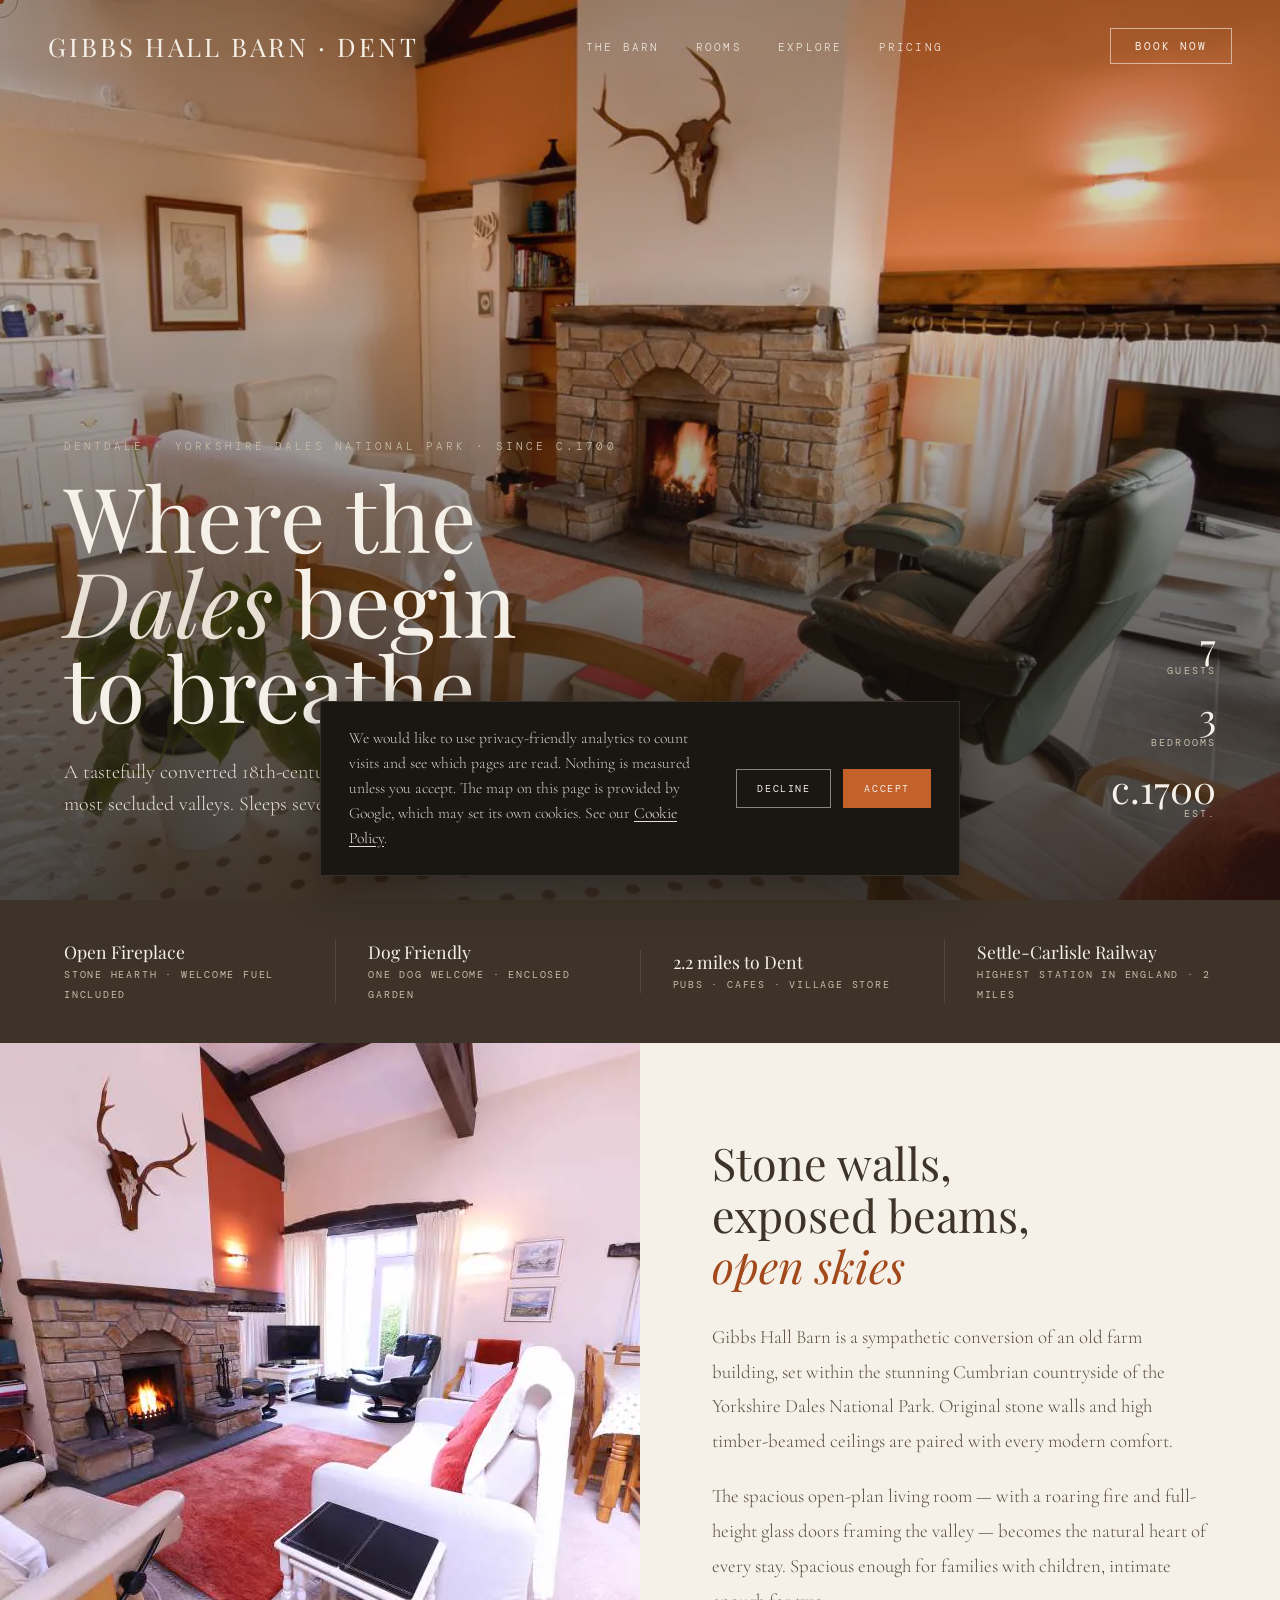
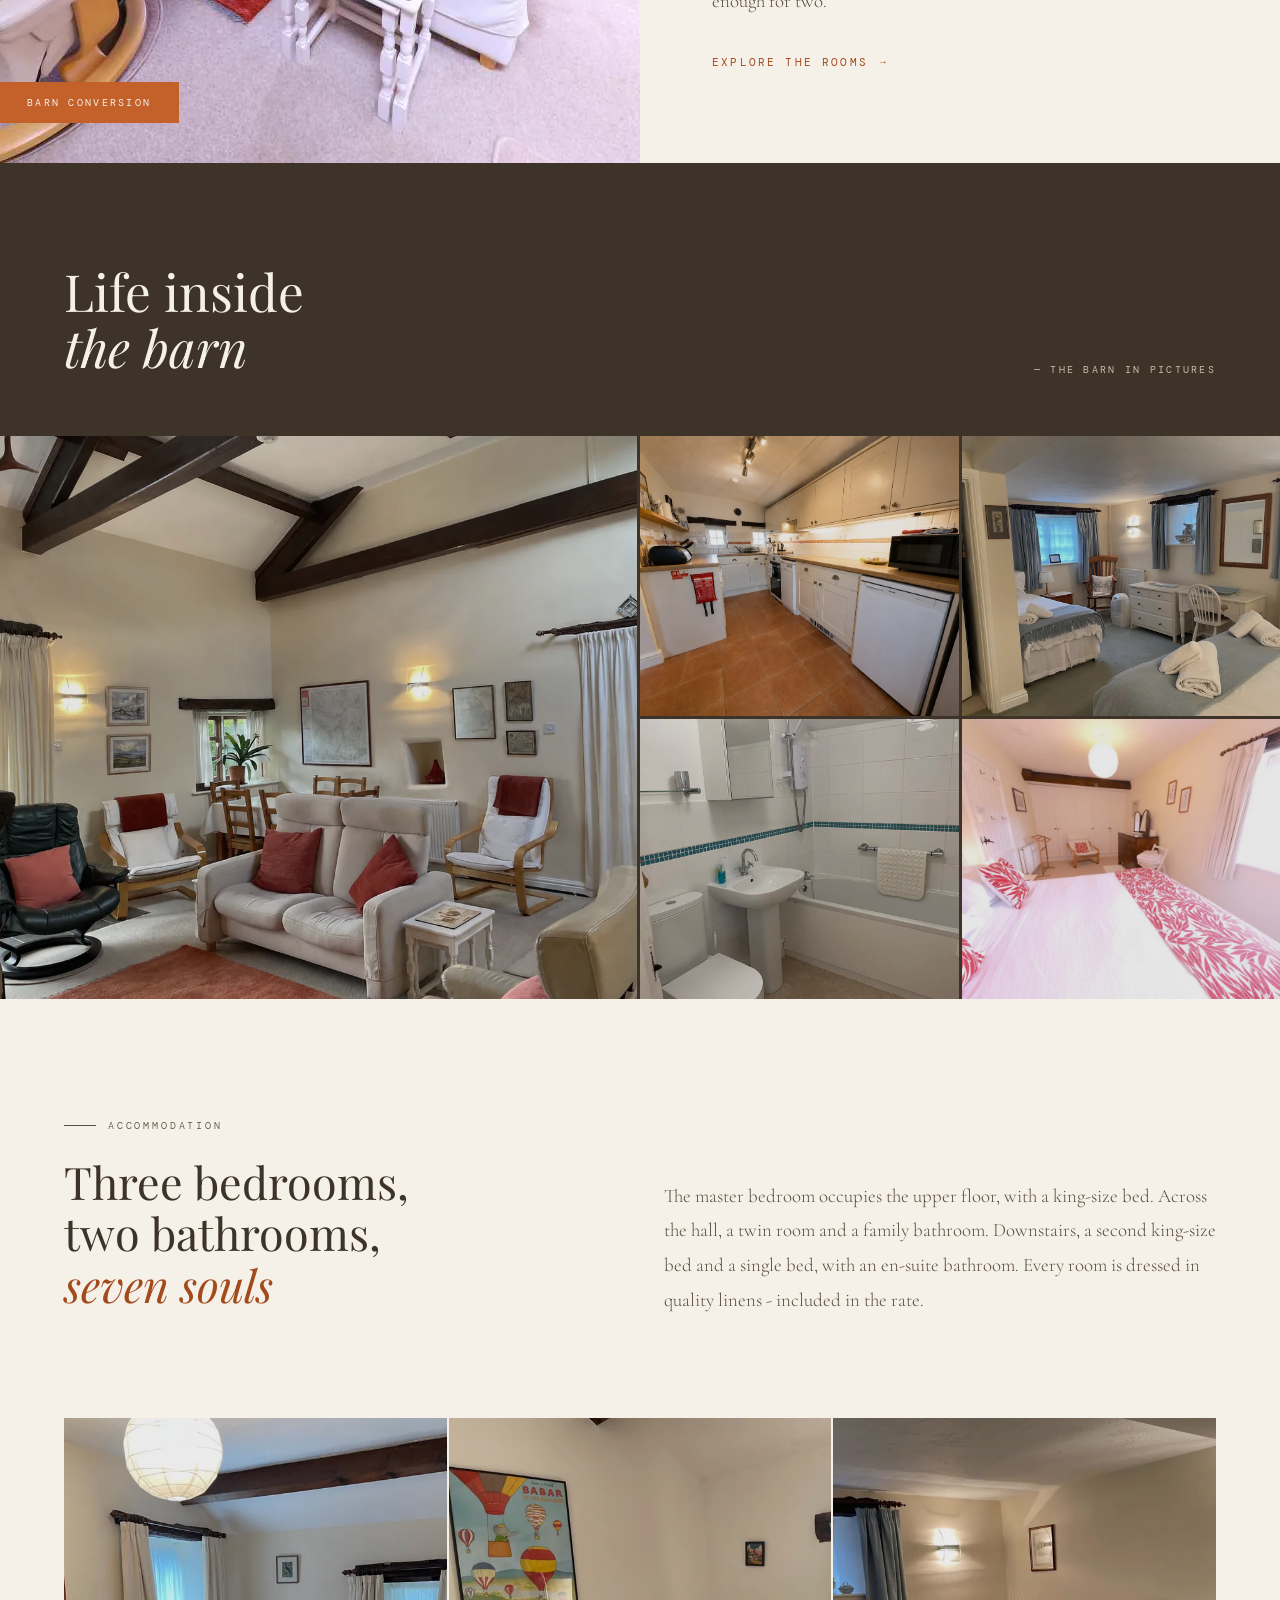
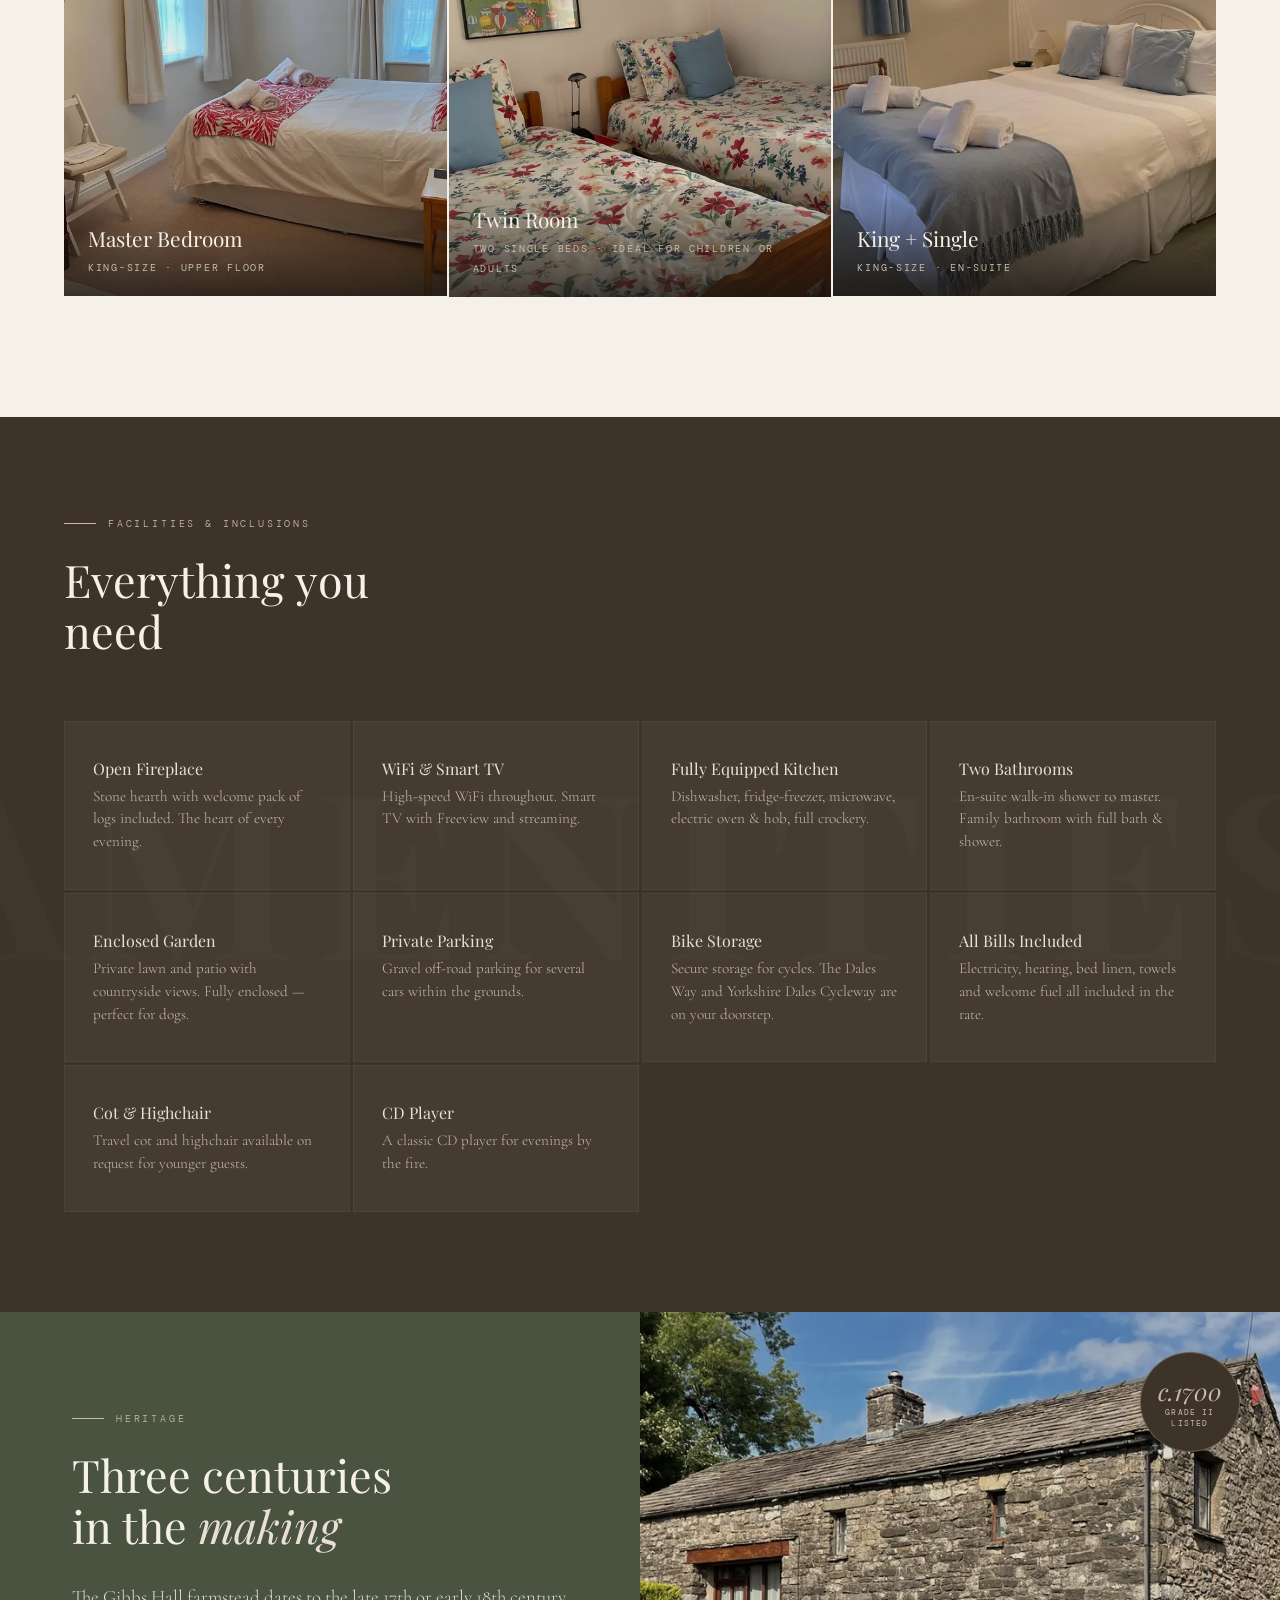
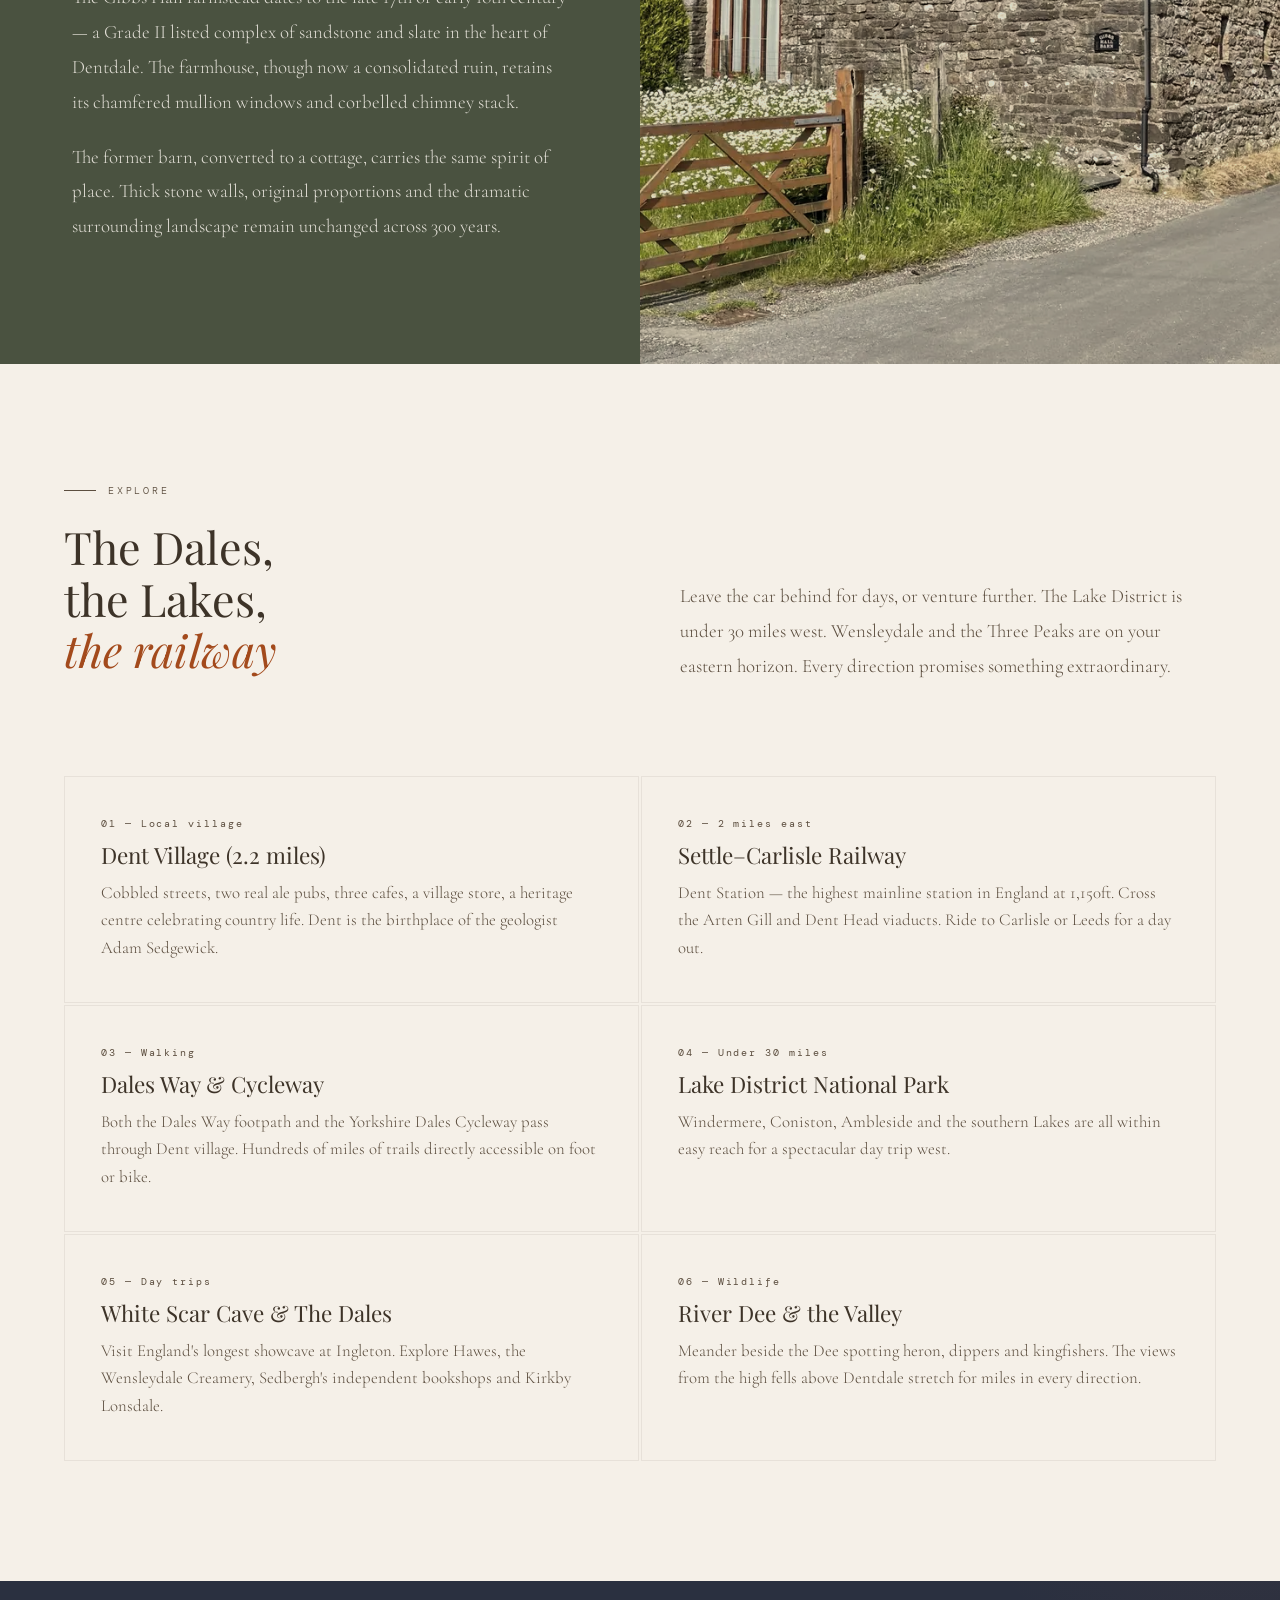
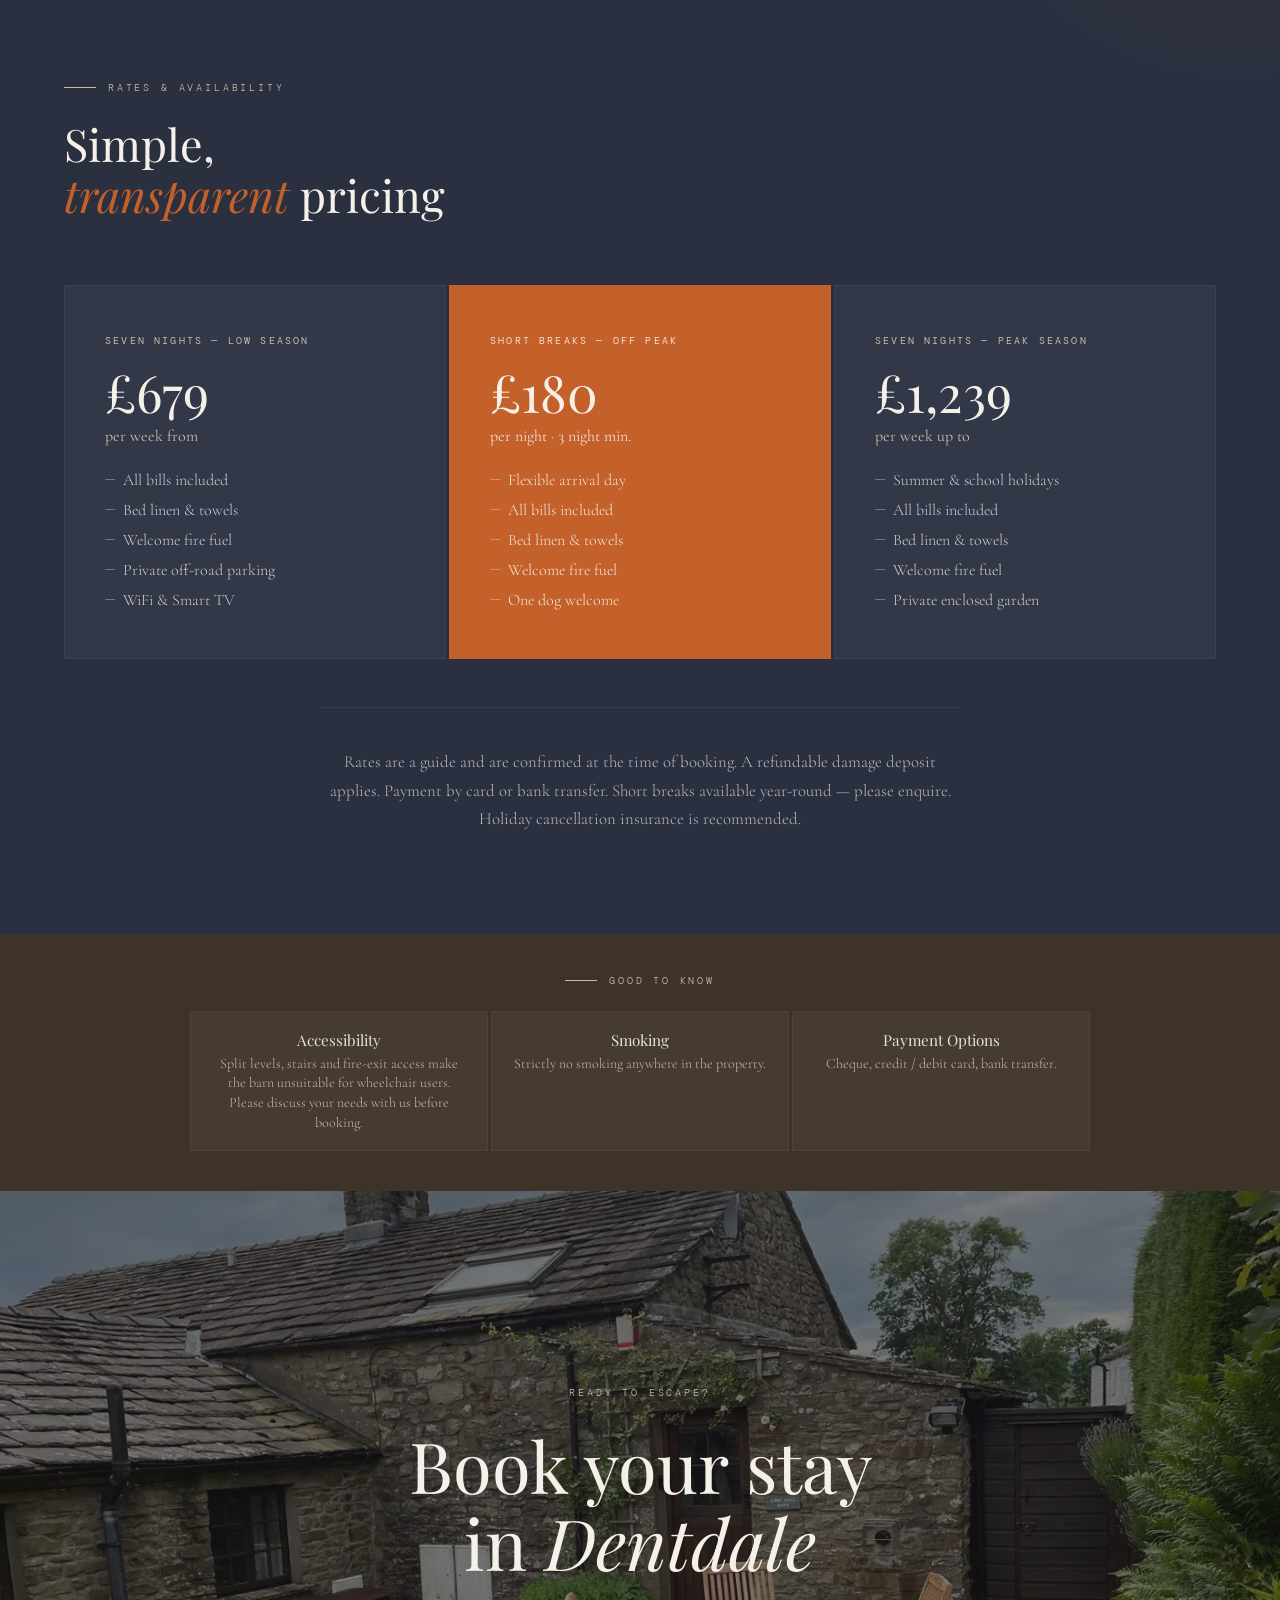
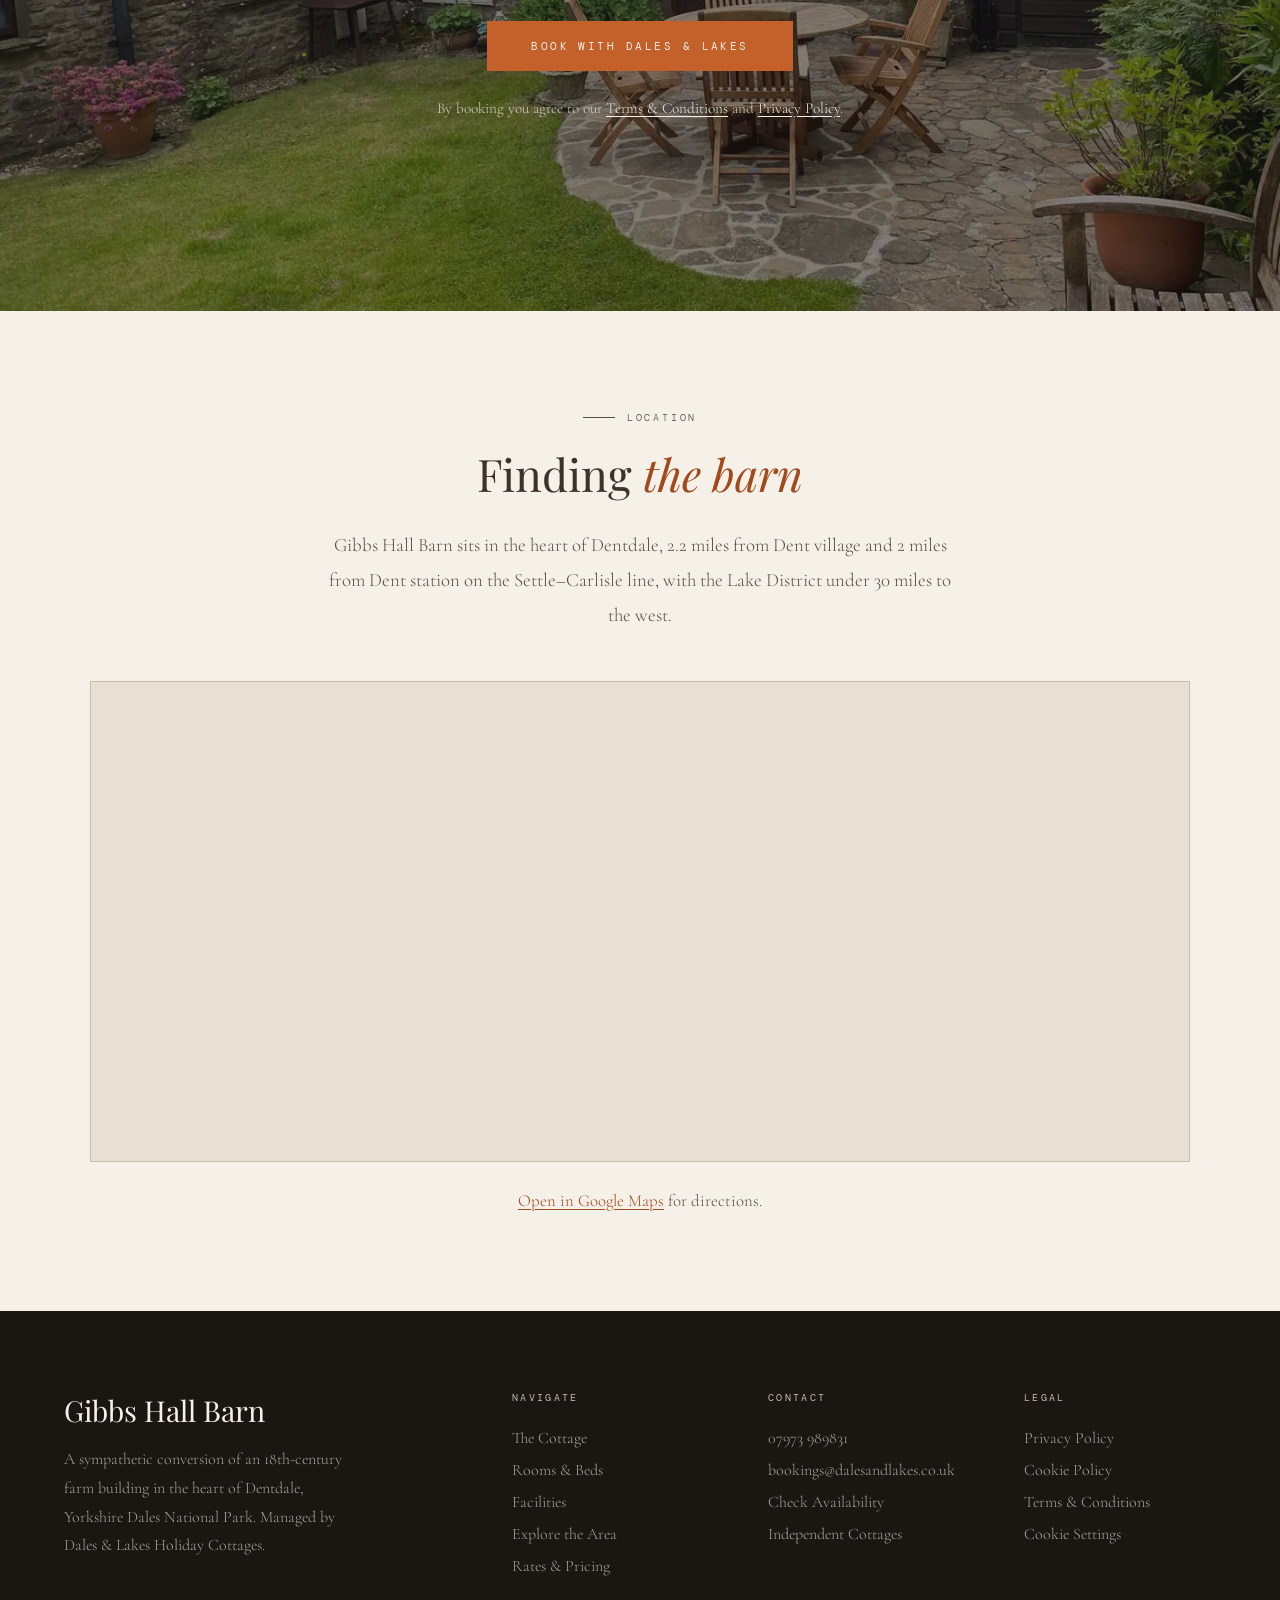
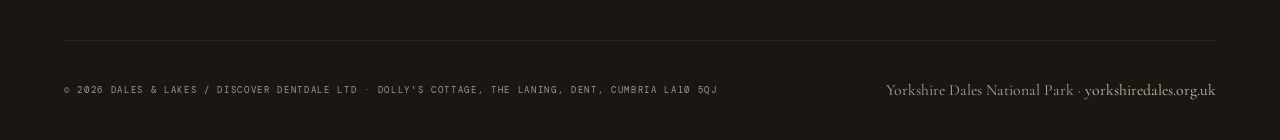
<file: index.html>
<!DOCTYPE html>
<html lang="en-GB" class="no-js">
<head>
<meta charset="UTF-8">
<meta name="viewport" content="width=device-width, initial-scale=1.0">
<title>Gibbs Hall Barn — Self-Catering Holiday Cottage, Dentdale, Yorkshire Dales</title>
<meta name="description" content="A converted 18th-century barn in Dentdale, Yorkshire Dales National Park. Sleeps seven across three bedrooms, dog friendly, open fire, all bills included. Short breaks and weekly stays.">
<link rel="canonical" href="https://gibbshallbarn.com/">
<meta name="robots" content="index, follow, max-image-preview:large">
<meta name="theme-color" content="#3d3328">
<meta name="author" content="Discover Dentdale Ltd">

<!-- Social preview -->
<meta property="og:type" content="website">
<meta property="og:site_name" content="Gibbs Hall Barn">
<meta property="og:locale" content="en_GB">
<meta property="og:url" content="https://gibbshallbarn.com/">
<meta property="og:title" content="Gibbs Hall Barn — Dentdale, Yorkshire Dales">
<meta property="og:description" content="A converted 18th-century barn in one of England's most secluded valleys. Sleeps seven, dog friendly, open fire, all bills included.">
<meta property="og:image" content="https://gibbshallbarn.com/assets/img/og-image.jpg">
<meta property="og:image:width" content="1200">
<meta property="og:image:height" content="630">
<meta property="og:image:alt" content="The stone exterior of Gibbs Hall Barn with its enclosed garden and patio table">
<meta name="twitter:card" content="summary_large_image">
<meta name="twitter:title" content="Gibbs Hall Barn — Dentdale, Yorkshire Dales">
<meta name="twitter:description" content="A converted 18th-century barn in one of England's most secluded valleys. Sleeps seven, dog friendly, open fire, all bills included.">
<meta name="twitter:image" content="https://gibbshallbarn.com/assets/img/og-image.jpg">

<link rel="icon" href="/favicon.svg" type="image/svg+xml">
<link rel="apple-touch-icon" href="/assets/img/apple-touch-icon.png">

<link rel="preload" as="image" href="/assets/img/hero-barn.webp" fetchpriority="high">
<link rel="preload" as="font" type="font/woff2" crossorigin
      href="/assets/fonts/playfair-display-normal-latin.woff2">
<link rel="preload" as="font" type="font/woff2" crossorigin
      href="/assets/fonts/cormorant-garamond-normal-latin.woff2">
<link rel="stylesheet" href="/assets/fonts.css">
<link rel="stylesheet" href="/assets/styles.css">
<script src="/assets/main.js" defer></script>

<script type="application/ld+json">
{
  "@context": "https://schema.org",
  "@type": "LodgingBusiness",
  "@id": "https://gibbshallbarn.com/#lodging",
  "name": "Gibbs Hall Barn",
  "description": "A sympathetic conversion of an 18th-century farm building in Dentdale, Yorkshire Dales National Park. Three bedrooms, sleeps seven, dog friendly.",
  "url": "https://gibbshallbarn.com/",
  "image": "https://gibbshallbarn.com/assets/img/og-image.jpg",
  "telephone": "+44-7973-989831",
  "email": "bookings@dalesandlakes.co.uk",
  "priceRange": "££",
  "petsAllowed": true,
  "smokingAllowed": false,
  "numberOfRooms": 3,
  "address": {
    "@type": "PostalAddress",
    "streetAddress": "Gibbs Hall, Dentdale",
    "addressLocality": "Dent",
    "addressRegion": "Cumbria",
    "postalCode": "LA10 5QJ",
    "addressCountry": "GB"
  },
  "amenityFeature": [
    { "@type": "LocationFeatureSpecification", "name": "Open fireplace", "value": true },
    { "@type": "LocationFeatureSpecification", "name": "Free WiFi", "value": true },
    { "@type": "LocationFeatureSpecification", "name": "Free parking", "value": true },
    { "@type": "LocationFeatureSpecification", "name": "Enclosed garden", "value": true },
    { "@type": "LocationFeatureSpecification", "name": "Dog friendly", "value": true }
  ],
  "containedInPlace": {
    "@type": "Place",
    "name": "Yorkshire Dales National Park"
  },
  "provider": {
    "@type": "Organization",
    "name": "Discover Dentdale Ltd",
    "alternateName": "Dales & Lakes Holiday Cottages",
    "url": "https://dalesandlakes.co.uk/"
  }
}
</script>
</head>
<body>

<a class="skip-link" href="#main">Skip to content</a>

<!-- Custom cursor (desktop pointers only; see styles.css) -->
<div class="cursor" id="cursor" aria-hidden="true"></div>
<div class="cursor-ring" id="cursorRing" aria-hidden="true"></div>

<!-- ─── NAV ─── -->
<nav id="nav" aria-label="Main navigation">
  <a href="/" class="nav-logo">Gibbs Hall Barn · Dent</a>
  <ul class="nav-links" id="navLinks">
    <li><a href="#story">The Barn</a></li>
    <li><a href="#rooms">Rooms</a></li>
    <li><a href="#surroundings">Explore</a></li>
    <li><a href="#pricing">Pricing</a></li>
  </ul>
  <div class="nav-actions">
    <a href="https://dalesandlakes.co.uk/accommodation/gibbs-hall-barn/" target="_blank" rel="noopener noreferrer" class="nav-cta">Book Now</a>
    <button class="nav-toggle" id="navToggle" type="button" aria-label="Toggle navigation menu" aria-expanded="false" aria-controls="navLinks">
      <span></span><span></span><span></span>
    </button>
  </div>
</nav>

<main id="main">

<!-- ─── HERO ─── -->
<section class="hero" aria-label="Introduction">
  <div class="hero-bg"></div>
  <div class="hero-content">
    <p class="hero-tag">Dentdale · Yorkshire Dales National Park · Since c.1700</p>
    <h1 class="hero-title">Where the <br><em>Dales</em> begin <br>to breathe</h1>
    <p class="hero-sub">A tastefully converted 18th-century barn in one of England's most secluded valleys. Sleeps seven. A memory forever.</p>
  </div>
  <div class="hero-stats">
    <div class="hero-stat">
      <div class="hero-stat-num">7</div>
      <div class="hero-stat-label">Guests</div>
    </div>
    <div class="hero-stat">
      <div class="hero-stat-num">3</div>
      <div class="hero-stat-label">Bedrooms</div>
    </div>
    <div class="hero-stat">
      <div class="hero-stat-num">c.1700</div>
      <div class="hero-stat-label">Est.</div>
    </div>
  </div>
  <div class="hero-scroll" aria-hidden="true">
    <div class="scroll-line"></div>
  </div>
</section>

<!-- ─── INTRO STRIP ─── -->
<div class="intro-strip">
  <div class="strip-item">
    <div class="strip-text">
      <strong>Open Fireplace</strong>
      <span>Stone hearth · welcome fuel included</span>
    </div>
  </div>
  <div class="strip-item">
    <div class="strip-text">
      <strong>Dog Friendly</strong>
      <span>One dog welcome · enclosed garden</span>
    </div>
  </div>
  <div class="strip-item">
    <div class="strip-text">
      <strong>2.2 miles to Dent</strong>
      <span>Pubs · cafes · village store</span>
    </div>
  </div>
  <div class="strip-item">
    <div class="strip-text">
      <strong>Settle-Carlisle Railway</strong>
      <span>Highest station in England · 2 miles</span>
    </div>
  </div>
</div>

<!-- ─── STORY ─── -->
<section class="story" id="story">
  <div class="story-images">
    <img class="story-img-main"
      src="/assets/img/living-room-fire.webp"
      width="1080" height="720"
      loading="lazy" decoding="async"
      alt="The open-plan living room with the fire lit, exposed roof beams above and a dining table by the window">
    <div class="story-badge">Barn Conversion</div>
  </div>
  <div class="story-text reveal">
    <h2 class="section-title">Stone walls,<br>exposed beams,<br><em>open skies</em></h2>
    <p class="section-body">Gibbs Hall Barn is a sympathetic conversion of an old farm building, set within the stunning Cumbrian countryside of the Yorkshire Dales National Park. Original stone walls and high timber-beamed ceilings are paired with every modern comfort.</p>
    <p class="section-body">The spacious open-plan living room — with a roaring fire and full-height glass doors framing the valley — becomes the natural heart of every stay. Spacious enough for families with children, intimate enough for two.</p>
    <a href="#rooms" class="text-link">Explore the rooms</a>
  </div>
</section>

<!-- ─── GALLERY ─── -->
<section class="gallery-section" aria-label="Photo gallery">
  <div class="gallery-header reveal">
    <h2 class="gallery-title">Life inside<br><em>the barn</em></h2>
    <span class="gallery-count">— The Barn in Pictures</span>
  </div>
  <div class="gallery-grid">
    <div class="gallery-cell">
      <img src="/assets/img/living-room.webp" width="1200" height="900" loading="lazy" decoding="async" alt="Sitting area with sofas and armchairs beneath dark exposed beams">
      <div class="gallery-overlay"></div>
    </div>
    <div class="gallery-cell">
      <img src="/assets/img/kitchen.webp" width="1200" height="800" loading="lazy" decoding="async" alt="Galley kitchen with electric oven, hob, microwave and dishwasher">
      <div class="gallery-overlay"></div>
    </div>
    <div class="gallery-cell">
      <img src="/assets/img/guest-bedroom.webp" width="1200" height="900" loading="lazy" decoding="async" alt="Bedroom with a made-up bed, dressing table and folded towels">
      <div class="gallery-overlay"></div>
    </div>
    <div class="gallery-cell">
      <img src="/assets/img/bathroom.webp" width="1200" height="900" loading="lazy" decoding="async" alt="Family bathroom with a bath, shower over the bath and washbasin">
      <div class="gallery-overlay"></div>
    </div>
    <div class="gallery-cell">
      <img src="/assets/img/bedroom-double.webp" width="1080" height="720" loading="lazy" decoding="async" alt="Double bedroom with white and red bed linen and a window to the fells">
      <div class="gallery-overlay"></div>
    </div>
  </div>
</section>

<!-- ─── ROOMS ─── -->
<section class="rooms-section" id="rooms">
  <div class="rooms-intro">
    <div class="reveal">
      <p class="section-eyebrow">Accommodation</p>
      <h2 class="section-title">Three bedrooms,<br>two bathrooms,<br><em>seven souls</em></h2>
    </div>
    <div class="reveal reveal-delay-2">
      <p class="section-body">The master bedroom occupies the upper floor, with a king-size bed. Across the hall, a twin room and a family bathroom. Downstairs, a second king-size bed and a single bed, with an en-suite bathroom. Every room is dressed in quality linens - included in the rate.</p>
    </div>
  </div>
  <div class="rooms-grid">
    <div class="room-card reveal">
      <img src="/assets/img/master-bedroom.webp" width="1000" height="750" loading="lazy" decoding="async" alt="Master bedroom with a king-size bed, chest of drawers and window seat">
      <div class="room-info">
        <span class="room-name">Master Bedroom</span>
        <span class="room-detail">King-size · upper floor</span>
      </div>
    </div>
    <div class="room-card reveal reveal-delay-1">
      <img src="/assets/img/twin-room.webp" class="img-shift-left" width="1000" height="750" loading="lazy" decoding="async" alt="Twin bedroom with two single beds">
      <div class="room-info">
        <span class="room-name">Twin Room</span>
        <span class="room-detail">Two single beds · ideal for children or adults</span>
      </div>
    </div>
    <div class="room-card reveal reveal-delay-2">
      <img src="/assets/img/lower-bedroom.webp" width="1000" height="750" loading="lazy" decoding="async" alt="Ground-floor bedroom with a king-size bed dressed in white and blue linen">
      <div class="room-info">
        <span class="room-name">King + Single</span>
        <span class="room-detail">King-size · en-suite</span>
      </div>
    </div>
  </div>
</section>

<!-- ─── AMENITIES ─── -->
<section class="amenities-section" id="amenities">
  <div class="section-head reveal">
    <p class="section-eyebrow section-eyebrow--light">Facilities &amp; Inclusions</p>
    <h2 class="section-title section-title--cream">Everything you<br>need</h2>
  </div>
  <div class="amenities-grid">
    <div class="amenity-item reveal">
      <span class="amenity-name">Open Fireplace</span>
      <p class="amenity-desc">Stone hearth with welcome pack of logs included. The heart of every evening.</p>
    </div>
    <div class="amenity-item reveal reveal-delay-1">
      <span class="amenity-name">WiFi &amp; Smart TV</span>
      <p class="amenity-desc">High-speed WiFi throughout. Smart TV with Freeview and streaming.</p>
    </div>
    <div class="amenity-item reveal reveal-delay-2">
      <span class="amenity-name">Fully Equipped Kitchen</span>
      <p class="amenity-desc">Dishwasher, fridge-freezer, microwave, electric oven &amp; hob, full crockery.</p>
    </div>
    <div class="amenity-item reveal reveal-delay-3">
      <span class="amenity-name">Two Bathrooms</span>
      <p class="amenity-desc">En-suite walk-in shower to master. Family bathroom with full bath &amp; shower.</p>
    </div>
    <div class="amenity-item reveal">
      <span class="amenity-name">Enclosed Garden</span>
      <p class="amenity-desc">Private lawn and patio with countryside views. Fully enclosed — perfect for dogs.</p>
    </div>
    <div class="amenity-item reveal reveal-delay-1">
      <span class="amenity-name">Private Parking</span>
      <p class="amenity-desc">Gravel off-road parking for several cars within the grounds.</p>
    </div>
    <div class="amenity-item reveal reveal-delay-2">
      <span class="amenity-name">Bike Storage</span>
      <p class="amenity-desc">Secure storage for cycles. The Dales Way and Yorkshire Dales Cycleway are on your doorstep.</p>
    </div>
    <div class="amenity-item reveal reveal-delay-3">
      <span class="amenity-name">All Bills Included</span>
      <p class="amenity-desc">Electricity, heating, bed linen, towels and welcome fuel all included in the rate.</p>
    </div>
    <div class="amenity-item reveal">
      <span class="amenity-name">Cot &amp; Highchair</span>
      <p class="amenity-desc">Travel cot and highchair available on request for younger guests.</p>
    </div>
    <div class="amenity-item reveal reveal-delay-1">
      <span class="amenity-name">CD Player</span>
      <p class="amenity-desc">A classic CD player for evenings by the fire.</p>
    </div>
  </div>
</section>

<!-- ─── HISTORY ─── -->
<section class="history-section" aria-label="Heritage">
  <div class="history-text reveal">
    <p class="section-eyebrow">Heritage</p>
    <h2 class="section-title">Three centuries<br>in the <em>making</em></h2>
    <p class="section-body">The Gibbs Hall farmstead dates to the late 17th or early 18th century — a Grade II listed complex of sandstone and slate in the heart of Dentdale. The farmhouse, though now a consolidated ruin, retains its chamfered mullion windows and corbelled chimney stack.</p>
    <p class="section-body">The former barn, converted to a cottage, carries the same spirit of place. Thick stone walls, original proportions and the dramatic surrounding landscape remain unchanged across 300 years.</p>
  </div>
  <div class="history-image">
    <img src="/assets/img/barn-exterior.webp" width="1000" height="750" loading="lazy" decoding="async" alt="The stone exterior of Gibbs Hall Barn behind a wooden field gate">
    <div class="heritage-badge">
      <span>c.1700</span>
      <span>Grade II<br>Listed</span>
    </div>
  </div>
</section>

<!-- ─── SURROUNDINGS ─── -->
<section class="surroundings" id="surroundings">
  <div class="surr-header">
    <div class="reveal">
      <p class="section-eyebrow">Explore</p>
      <h2 class="section-title">The Dales,<br>the Lakes,<br><em>the railway</em></h2>
    </div>
    <div class="reveal reveal-delay-2">
      <p class="section-body">Leave the car behind for days, or venture further. The Lake District is under 30 miles west. Wensleydale and the Three Peaks are on your eastern horizon. Every direction promises something extraordinary.</p>
    </div>
  </div>
  <div class="attraction-list">
    <div class="attraction-item reveal">
      <div class="attraction-content">
        <span class="attraction-num">01 — Local village</span>
        <h3 class="attraction-name">Dent Village (2.2 miles)</h3>
        <p class="attraction-desc">Cobbled streets, two real ale pubs, three cafes, a village store, a heritage centre celebrating country life. Dent is the birthplace of the geologist Adam Sedgewick.</p>
      </div>
    </div>
    <div class="attraction-item reveal reveal-delay-1">
      <div class="attraction-content">
        <span class="attraction-num">02 — 2 miles east</span>
        <h3 class="attraction-name">Settle–Carlisle Railway</h3>
        <p class="attraction-desc">Dent Station — the highest mainline station in England at 1,150ft. Cross the Arten Gill and Dent Head viaducts. Ride to Carlisle or Leeds for a day out.</p>
      </div>
    </div>
    <div class="attraction-item reveal reveal-delay-2">
      <div class="attraction-content">
        <span class="attraction-num">03 — Walking</span>
        <h3 class="attraction-name">Dales Way &amp; Cycleway</h3>
        <p class="attraction-desc">Both the Dales Way footpath and the Yorkshire Dales Cycleway pass through Dent village. Hundreds of miles of trails directly accessible on foot or bike.</p>
      </div>
    </div>
    <div class="attraction-item reveal reveal-delay-3">
      <div class="attraction-content">
        <span class="attraction-num">04 — Under 30 miles</span>
        <h3 class="attraction-name">Lake District National Park</h3>
        <p class="attraction-desc">Windermere, Coniston, Ambleside and the southern Lakes are all within easy reach for a spectacular day trip west.</p>
      </div>
    </div>
    <div class="attraction-item reveal">
      <div class="attraction-content">
        <span class="attraction-num">05 — Day trips</span>
        <h3 class="attraction-name">White Scar Cave &amp; The Dales</h3>
        <p class="attraction-desc">Visit England's longest showcave at Ingleton. Explore Hawes, the Wensleydale Creamery, Sedbergh's independent bookshops and Kirkby Lonsdale.</p>
      </div>
    </div>
    <div class="attraction-item reveal reveal-delay-1">
      <div class="attraction-content">
        <span class="attraction-num">06 — Wildlife</span>
        <h3 class="attraction-name">River Dee &amp; the Valley</h3>
        <p class="attraction-desc">Meander beside the Dee spotting heron, dippers and kingfishers. The views from the high fells above Dentdale stretch for miles in every direction.</p>
      </div>
    </div>
  </div>
</section>

<!-- ─── PRICING ─── -->
<section class="pricing-section" id="pricing">
  <div class="pricing-header reveal">
    <p class="section-eyebrow section-eyebrow--light">Rates &amp; Availability</p>
    <h2 class="section-title section-title--cream">Simple,<br><em>transparent</em> pricing</h2>
  </div>
  <div class="pricing-grid">
    <div class="price-card reveal">
      <span class="price-season">Seven Nights — Low Season</span>
      <div class="price-amount">£679</div>
      <span class="price-unit">per week from</span>
      <ul class="price-includes">
        <li>All bills included</li>
        <li>Bed linen &amp; towels</li>
        <li>Welcome fire fuel</li>
        <li>Private off-road parking</li>
        <li>WiFi &amp; Smart TV</li>
      </ul>
    </div>
    <div class="price-card featured reveal reveal-delay-1">
      <span class="price-season">Short Breaks — Off Peak</span>
      <div class="price-amount">£180</div>
      <span class="price-unit">per night · 3 night min.</span>
      <ul class="price-includes">
        <li>Flexible arrival day</li>
        <li>All bills included</li>
        <li>Bed linen &amp; towels</li>
        <li>Welcome fire fuel</li>
        <li>One dog welcome</li>
      </ul>
    </div>
    <div class="price-card reveal reveal-delay-2">
      <span class="price-season">Seven Nights — Peak Season</span>
      <div class="price-amount">£1,239</div>
      <span class="price-unit">per week up to</span>
      <ul class="price-includes">
        <li>Summer &amp; school holidays</li>
        <li>All bills included</li>
        <li>Bed linen &amp; towels</li>
        <li>Welcome fire fuel</li>
        <li>Private enclosed garden</li>
      </ul>
    </div>
  </div>
  <p class="pricing-note reveal">Rates are a guide and are confirmed at the time of booking. A refundable damage deposit applies. Payment by card or bank transfer. Short breaks available year-round — please enquire. Holiday cancellation insurance is recommended.</p>
</section>

<!-- ─── GOOD TO KNOW ─── -->
<section class="policies-section" id="good-to-know">
  <div class="policies-header reveal">
    <p class="section-eyebrow section-eyebrow--light">Good to Know</p>
  </div>
  <div class="policies-grid">
    <div class="policy-item reveal">
      <span class="policy-name">Accessibility</span>
      <p class="policy-desc">Split levels, stairs and fire-exit access make the barn unsuitable for wheelchair users. Please discuss your needs with us before booking.</p>
    </div>
    <div class="policy-item reveal reveal-delay-1">
      <span class="policy-name">Smoking</span>
      <p class="policy-desc">Strictly no smoking anywhere in the property.</p>
    </div>
    <div class="policy-item reveal reveal-delay-2">
      <span class="policy-name">Payment Options</span>
      <p class="policy-desc">Cheque, credit / debit card, bank transfer.</p>
    </div>
  </div>
</section>

<!-- ─── CTA ─── -->
<section class="cta-section" aria-label="Book your stay">
  <div class="cta-bg"></div>
  <div class="cta-content">
    <p class="section-eyebrow">Ready to escape?</p>
    <h2 class="cta-title">Book your stay<br>in <em>Dentdale</em></h2>
    <div class="cta-buttons">
      <a href="https://dalesandlakes.co.uk/accommodation/gibbs-hall-barn/" target="_blank" rel="noopener noreferrer" class="btn-primary">Book with Dales &amp; Lakes</a>
    </div>
    <p class="cta-consent">By booking you agree to our <a href="/terms-and-conditions">Terms &amp; Conditions</a> and <a href="/privacy-policy">Privacy Policy</a>.</p>
  </div>
</section>

<!-- ─── LOCATION ─── -->
<section class="booking-section" id="location">
  <div class="booking-inner reveal">
    <p class="section-eyebrow">Location</p>
    <h2 class="section-title">Finding <em>the barn</em></h2>
    <p class="section-body">Gibbs Hall Barn sits in the heart of Dentdale, 2.2 miles from Dent village and 2 miles from Dent station on the Settle–Carlisle line, with the Lake District under 30 miles to the west.</p>
  </div>
  <!-- Google Maps embed. Its origin is allowed in the CSP frame-src in
       vercel.json; change both together. -->
  <div class="map-frame reveal">
    <iframe src="https://www.google.com/maps?q=Gibbs+Hall+Barn,+Dent,+Cumbria&amp;z=12&amp;output=embed"
            title="Map showing the location of Gibbs Hall Barn in Dentdale"
            loading="lazy"
            referrerpolicy="strict-origin-when-cross-origin"
            allowfullscreen></iframe>
  </div>
  <p class="booking-partner"><a href="https://www.google.com/maps/search/?api=1&amp;query=Gibbs+Hall+Barn,+Dent,+Cumbria" target="_blank" rel="noopener noreferrer">Open in Google Maps</a> for directions.</p>
</section>

</main>

<!-- ─── FOOTER ─── -->
<footer>
  <div class="footer-top">
    <div>
      <span class="footer-brand">Gibbs Hall Barn</span>
      <p class="footer-desc">A sympathetic conversion of an 18th-century farm building in the heart of Dentdale, Yorkshire Dales National Park. Managed by Dales &amp; Lakes Holiday Cottages.</p>
    </div>
    <div>
      <span class="footer-col-title">Navigate</span>
      <ul class="footer-links">
        <li><a href="#story">The Cottage</a></li>
        <li><a href="#rooms">Rooms &amp; Beds</a></li>
        <li><a href="#amenities">Facilities</a></li>
        <li><a href="#surroundings">Explore the Area</a></li>
        <li><a href="#pricing">Rates &amp; Pricing</a></li>
      </ul>
    </div>
    <div>
      <span class="footer-col-title">Contact</span>
      <ul class="footer-links">
        <li><a href="tel:+447973989831">07973 989831</a></li>
        <li><a href="mailto:bookings@dalesandlakes.co.uk">bookings@dalesandlakes.co.uk</a></li>
        <li><a href="https://dalesandlakes.co.uk/accommodation/gibbs-hall-barn/" target="_blank" rel="noopener noreferrer">Check Availability</a></li>
        <li><a href="https://www.independentcottages.co.uk/yorkshire_dales/gibbs-hall-barn-ref3765" target="_blank" rel="noopener noreferrer">Independent Cottages</a></li>
      </ul>
    </div>
    <div>
      <span class="footer-col-title">Legal</span>
      <ul class="footer-links">
        <li><a href="/privacy-policy">Privacy Policy</a></li>
        <li><a href="/cookie-policy">Cookie Policy</a></li>
        <li><a href="/terms-and-conditions">Terms &amp; Conditions</a></li>
        <li><button type="button" id="cookieSettings">Cookie Settings</button></li>
      </ul>
    </div>
  </div>
  <div class="footer-bottom">
    <span class="footer-copy">© 2026 Dales &amp; Lakes / Discover Dentdale Ltd · Dolly's Cottage, The Laning, Dent, Cumbria LA10 5QJ</span>
    <span class="footer-contact">Yorkshire Dales National Park · <a href="https://www.yorkshiredales.org.uk" target="_blank" rel="noopener noreferrer">yorkshiredales.org.uk</a></span>
  </div>
</footer>

<!-- ─── COOKIE CONSENT ─── -->
<div class="cookie-banner" id="cookieBanner" role="dialog" aria-label="Cookie consent" aria-hidden="true">
  <p class="cookie-text">We would like to use privacy-friendly analytics to count visits and see which pages are read. Nothing is measured unless you accept. The map on this page is provided by Google, which may set its own cookies. See our <a href="/cookie-policy">Cookie Policy</a>.</p>
  <div class="cookie-actions">
    <button class="cookie-btn" id="cookieDecline" type="button">Decline</button>
    <button class="cookie-btn accept" id="cookieAccept" type="button">Accept</button>
  </div>
</div>

</body>
</html>
</file>
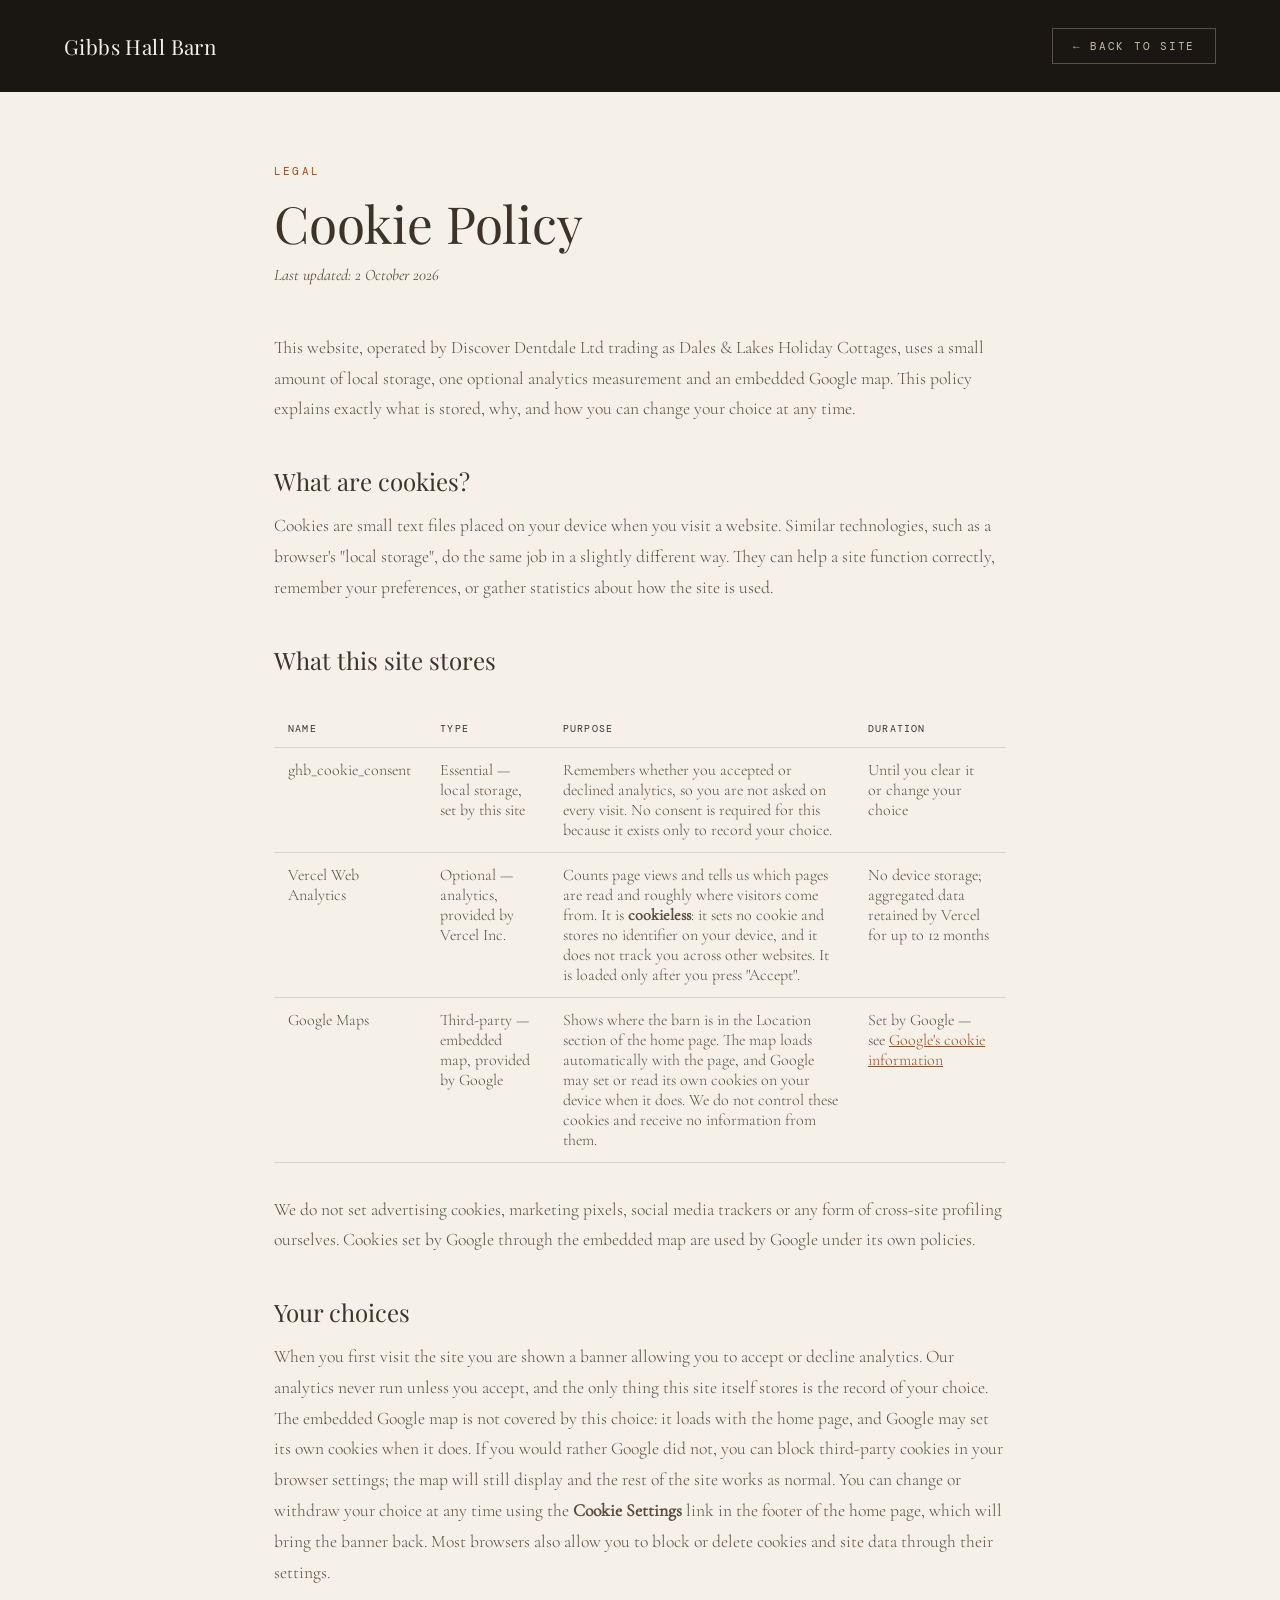
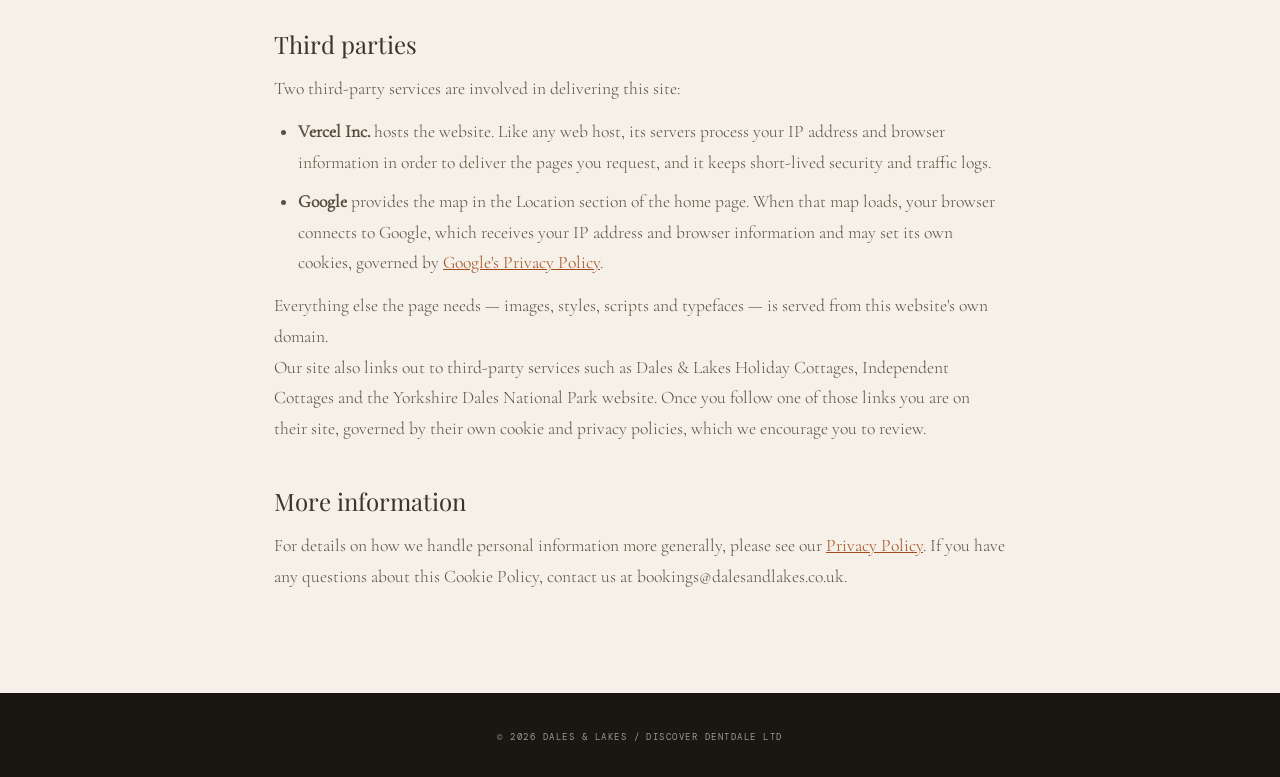
<file: cookie-policy.html>
<!DOCTYPE html>
<html lang="en-GB">
<head>
<meta charset="UTF-8">
<meta name="viewport" content="width=device-width, initial-scale=1.0">
<title>Cookie Policy — Gibbs Hall Barn</title>
<meta name="description" content="Which cookies and similar technologies this site uses, why, and how to change your choice at any time.">
<link rel="canonical" href="https://gibbshallbarn.com/cookie-policy">
<meta name="robots" content="index, follow">
<meta name="theme-color" content="#3d3328">
<link rel="icon" href="/favicon.svg" type="image/svg+xml">
<link rel="apple-touch-icon" href="/assets/img/apple-touch-icon.png">
<link rel="preload" as="font" type="font/woff2" crossorigin
      href="/assets/fonts/playfair-display-normal-latin.woff2">
<link rel="preload" as="font" type="font/woff2" crossorigin
      href="/assets/fonts/cormorant-garamond-normal-latin.woff2">
<link rel="stylesheet" href="/assets/fonts.css">
<link rel="stylesheet" href="/assets/legal.css">
</head>
<body>

<a class="skip-link" href="#main">Skip to content</a>

<header class="legal-nav">
  <a href="/" class="legal-logo">Gibbs Hall Barn</a>
  <a href="/" class="legal-back">← Back to site</a>
</header>

<main class="legal-content" id="main">
  <span class="legal-eyebrow">Legal</span>
  <h1 class="legal-title">Cookie Policy</h1>
  <span class="legal-updated">Last updated: 2 October 2026</span>

  <p>This website, operated by Discover Dentdale Ltd trading as Dales & Lakes Holiday Cottages, uses a small amount of local storage, one optional analytics measurement and an embedded Google map. This policy explains exactly what is stored, why, and how you can change your choice at any time.</p>

  <h2>What are cookies?</h2>
  <p>Cookies are small text files placed on your device when you visit a website. Similar technologies, such as a browser's "local storage", do the same job in a slightly different way. They can help a site function correctly, remember your preferences, or gather statistics about how the site is used.</p>

  <h2>What this site stores</h2>
  <div class="table-scroll">
  <table class="cookie-table">
    <tr>
      <th>Name</th>
      <th>Type</th>
      <th>Purpose</th>
      <th>Duration</th>
    </tr>
    <tr>
      <td>ghb_cookie_consent</td>
      <td>Essential — local storage, set by this site</td>
      <td>Remembers whether you accepted or declined analytics, so you are not asked on every visit. No consent is required for this because it exists only to record your choice.</td>
      <td>Until you clear it or change your choice</td>
    </tr>
    <tr>
      <td>Vercel Web Analytics</td>
      <td>Optional — analytics, provided by Vercel Inc.</td>
      <td>Counts page views and tells us which pages are read and roughly where visitors come from. It is <strong>cookieless</strong>: it sets no cookie and stores no identifier on your device, and it does not track you across other websites. It is loaded only after you press "Accept".</td>
      <td>No device storage; aggregated data retained by Vercel for up to 12 months</td>
    </tr>
    <tr>
      <td>Google Maps</td>
      <td>Third-party — embedded map, provided by Google</td>
      <td>Shows where the barn is in the Location section of the home page. The map loads automatically with the page, and Google may set or read its own cookies on your device when it does. We do not control these cookies and receive no information from them.</td>
      <td>Set by Google — see <a href="https://policies.google.com/technologies/cookies" target="_blank" rel="noopener noreferrer">Google's cookie information</a></td>
    </tr>
  </table>
  </div>

  <p>We do not set advertising cookies, marketing pixels, social media trackers or any form of cross-site profiling ourselves. Cookies set by Google through the embedded map are used by Google under its own policies.</p>

  <h2>Your choices</h2>
  <p>When you first visit the site you are shown a banner allowing you to accept or decline analytics. Our analytics never run unless you accept, and the only thing this site itself stores is the record of your choice. The embedded Google map is not covered by this choice: it loads with the home page, and Google may set its own cookies when it does. If you would rather Google did not, you can block third-party cookies in your browser settings; the map will still display and the rest of the site works as normal. You can change or withdraw your choice at any time using the <strong>Cookie Settings</strong> link in the footer of the home page, which will bring the banner back. Most browsers also allow you to block or delete cookies and site data through their settings.</p>

  <h2>Third parties</h2>
  <p>Two third-party services are involved in delivering this site:</p>
  <ul>
    <li><strong>Vercel Inc.</strong> hosts the website. Like any web host, its servers process your IP address and browser information in order to deliver the pages you request, and it keeps short-lived security and traffic logs.</li>
    <li><strong>Google</strong> provides the map in the Location section of the home page. When that map loads, your browser connects to Google, which receives your IP address and browser information and may set its own cookies, governed by <a href="https://policies.google.com/privacy" target="_blank" rel="noopener noreferrer">Google's Privacy Policy</a>.</li>
  </ul>
  <p>Everything else the page needs — images, styles, scripts and typefaces — is served from this website's own domain.</p>
  <p>Our site also links out to third-party services such as Dales &amp; Lakes Holiday Cottages, Independent Cottages and the Yorkshire Dales National Park website. Once you follow one of those links you are on their site, governed by their own cookie and privacy policies, which we encourage you to review.</p>

  <h2>More information</h2>
  <p>For details on how we handle personal information more generally, please see our <a href="/privacy-policy">Privacy Policy</a>. If you have any questions about this Cookie Policy, contact us at bookings@dalesandlakes.co.uk.</p>
</main>

<footer class="legal-footer">
  <span>© 2026 Dales & Lakes / Discover Dentdale Ltd</span>
</footer>

</body>
</html>
</file>
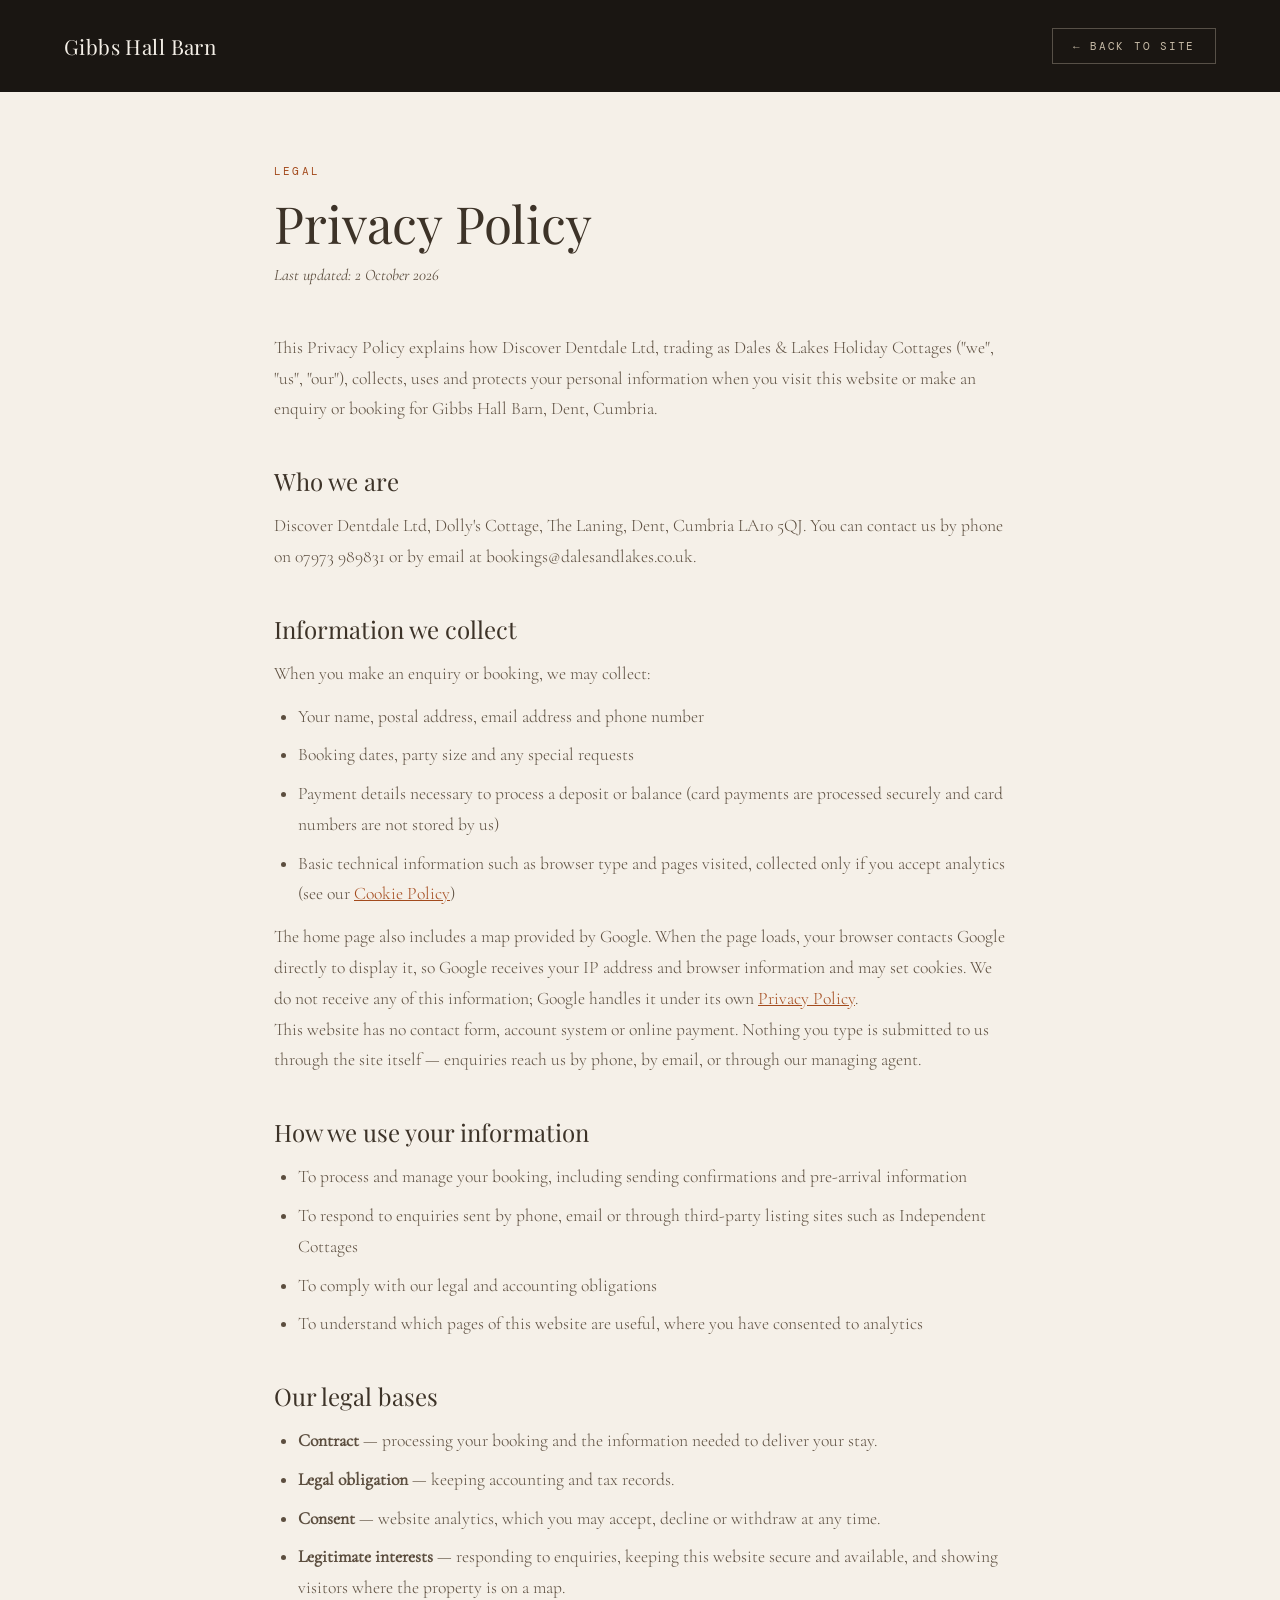
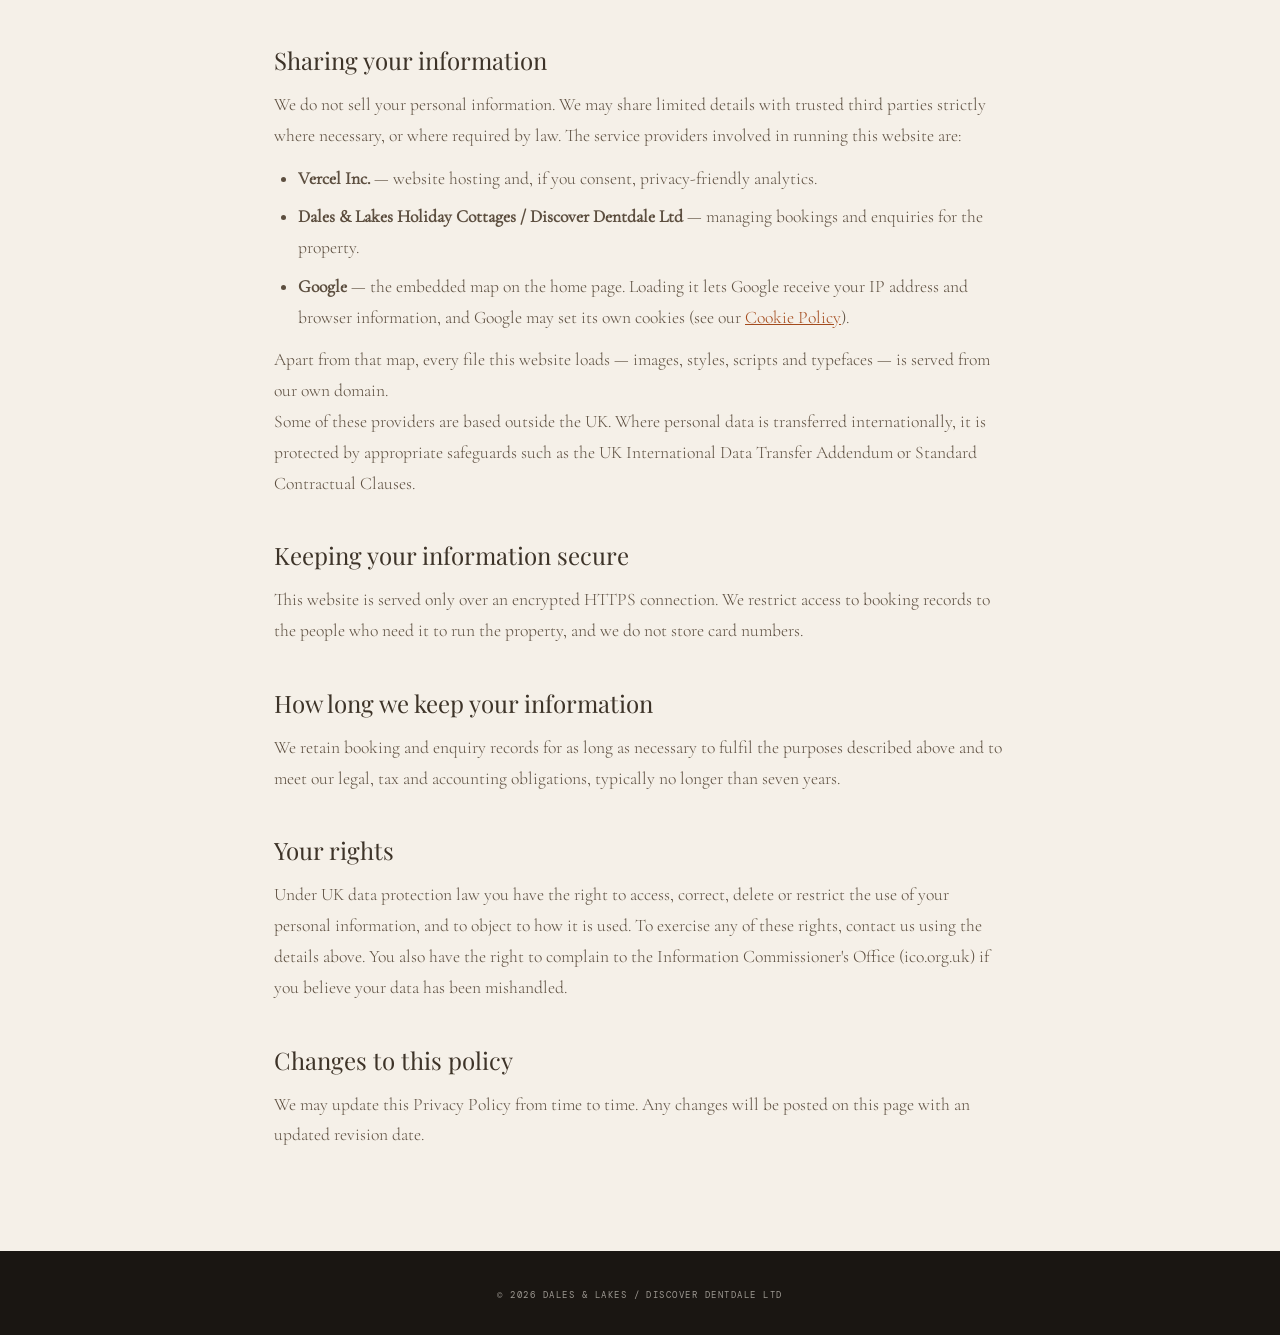
<file: privacy-policy.html>
<!DOCTYPE html>
<html lang="en-GB">
<head>
<meta charset="UTF-8">
<meta name="viewport" content="width=device-width, initial-scale=1.0">
<title>Privacy Policy — Gibbs Hall Barn</title>
<meta name="description" content="How Discover Dentdale Ltd collects, uses and protects your personal information when you enquire about or book Gibbs Hall Barn in Dentdale.">
<link rel="canonical" href="https://gibbshallbarn.com/privacy-policy">
<meta name="robots" content="index, follow">
<meta name="theme-color" content="#3d3328">
<link rel="icon" href="/favicon.svg" type="image/svg+xml">
<link rel="apple-touch-icon" href="/assets/img/apple-touch-icon.png">
<link rel="preload" as="font" type="font/woff2" crossorigin
      href="/assets/fonts/playfair-display-normal-latin.woff2">
<link rel="preload" as="font" type="font/woff2" crossorigin
      href="/assets/fonts/cormorant-garamond-normal-latin.woff2">
<link rel="stylesheet" href="/assets/fonts.css">
<link rel="stylesheet" href="/assets/legal.css">
</head>
<body>

<a class="skip-link" href="#main">Skip to content</a>

<header class="legal-nav">
  <a href="/" class="legal-logo">Gibbs Hall Barn</a>
  <a href="/" class="legal-back">← Back to site</a>
</header>

<main class="legal-content" id="main">
  <span class="legal-eyebrow">Legal</span>
  <h1 class="legal-title">Privacy Policy</h1>
  <span class="legal-updated">Last updated: 2 October 2026</span>

  <p>This Privacy Policy explains how Discover Dentdale Ltd, trading as Dales & Lakes Holiday Cottages ("we", "us", "our"), collects, uses and protects your personal information when you visit this website or make an enquiry or booking for Gibbs Hall Barn, Dent, Cumbria.</p>

  <h2>Who we are</h2>
  <p>Discover Dentdale Ltd, Dolly's Cottage, The Laning, Dent, Cumbria LA10 5QJ. You can contact us by phone on 07973 989831 or by email at bookings@dalesandlakes.co.uk.</p>

  <h2>Information we collect</h2>
  <p>When you make an enquiry or booking, we may collect:</p>
  <ul>
    <li>Your name, postal address, email address and phone number</li>
    <li>Booking dates, party size and any special requests</li>
    <li>Payment details necessary to process a deposit or balance (card payments are processed securely and card numbers are not stored by us)</li>
    <li>Basic technical information such as browser type and pages visited, collected only if you accept analytics (see our <a href="/cookie-policy">Cookie Policy</a>)</li>
  </ul>
  <p>The home page also includes a map provided by Google. When the page loads, your browser contacts Google directly to display it, so Google receives your IP address and browser information and may set cookies. We do not receive any of this information; Google handles it under its own <a href="https://policies.google.com/privacy" target="_blank" rel="noopener noreferrer">Privacy Policy</a>.</p>
  <p>This website has no contact form, account system or online payment. Nothing you type is submitted to us through the site itself — enquiries reach us by phone, by email, or through our managing agent.</p>

  <h2>How we use your information</h2>
  <ul>
    <li>To process and manage your booking, including sending confirmations and pre-arrival information</li>
    <li>To respond to enquiries sent by phone, email or through third-party listing sites such as Independent Cottages</li>
    <li>To comply with our legal and accounting obligations</li>
    <li>To understand which pages of this website are useful, where you have consented to analytics</li>
  </ul>

  <h2>Our legal bases</h2>
  <ul>
    <li><strong>Contract</strong> — processing your booking and the information needed to deliver your stay.</li>
    <li><strong>Legal obligation</strong> — keeping accounting and tax records.</li>
    <li><strong>Consent</strong> — website analytics, which you may accept, decline or withdraw at any time.</li>
    <li><strong>Legitimate interests</strong> — responding to enquiries, keeping this website secure and available, and showing visitors where the property is on a map.</li>
  </ul>

  <h2>Sharing your information</h2>
  <p>We do not sell your personal information. We may share limited details with trusted third parties strictly where necessary, or where required by law. The service providers involved in running this website are:</p>
  <ul>
    <li><strong>Vercel Inc.</strong> — website hosting and, if you consent, privacy-friendly analytics.</li>
    <li><strong>Dales &amp; Lakes Holiday Cottages / Discover Dentdale Ltd</strong> — managing bookings and enquiries for the property.</li>
    <li><strong>Google</strong> — the embedded map on the home page. Loading it lets Google receive your IP address and browser information, and Google may set its own cookies (see our <a href="/cookie-policy">Cookie Policy</a>).</li>
  </ul>
  <p>Apart from that map, every file this website loads — images, styles, scripts and typefaces — is served from our own domain.</p>
  <p>Some of these providers are based outside the UK. Where personal data is transferred internationally, it is protected by appropriate safeguards such as the UK International Data Transfer Addendum or Standard Contractual Clauses.</p>

  <h2>Keeping your information secure</h2>
  <p>This website is served only over an encrypted HTTPS connection. We restrict access to booking records to the people who need it to run the property, and we do not store card numbers.</p>

  <h2>How long we keep your information</h2>
  <p>We retain booking and enquiry records for as long as necessary to fulfil the purposes described above and to meet our legal, tax and accounting obligations, typically no longer than seven years.</p>

  <h2>Your rights</h2>
  <p>Under UK data protection law you have the right to access, correct, delete or restrict the use of your personal information, and to object to how it is used. To exercise any of these rights, contact us using the details above. You also have the right to complain to the Information Commissioner's Office (ico.org.uk) if you believe your data has been mishandled.</p>

  <h2>Changes to this policy</h2>
  <p>We may update this Privacy Policy from time to time. Any changes will be posted on this page with an updated revision date.</p>
</main>

<footer class="legal-footer">
  <span>© 2026 Dales & Lakes / Discover Dentdale Ltd</span>
</footer>

</body>
</html>
</file>
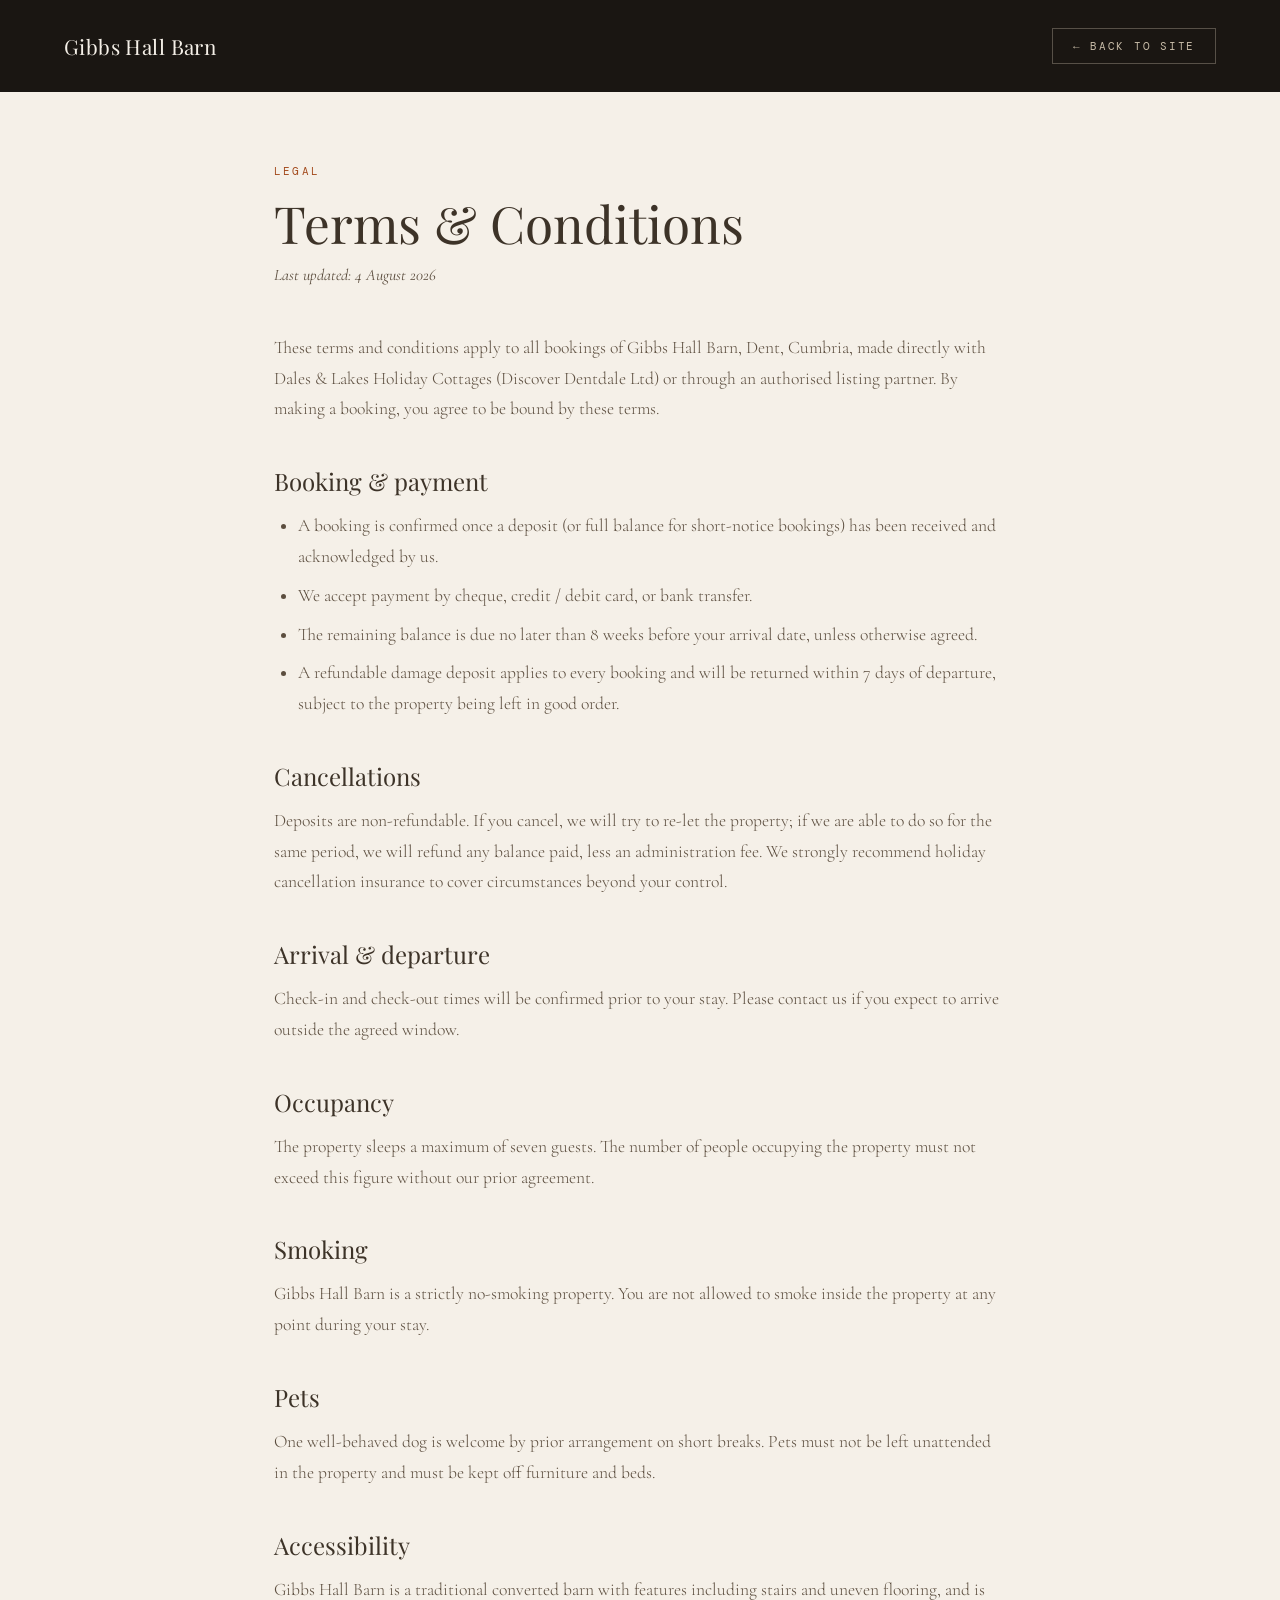
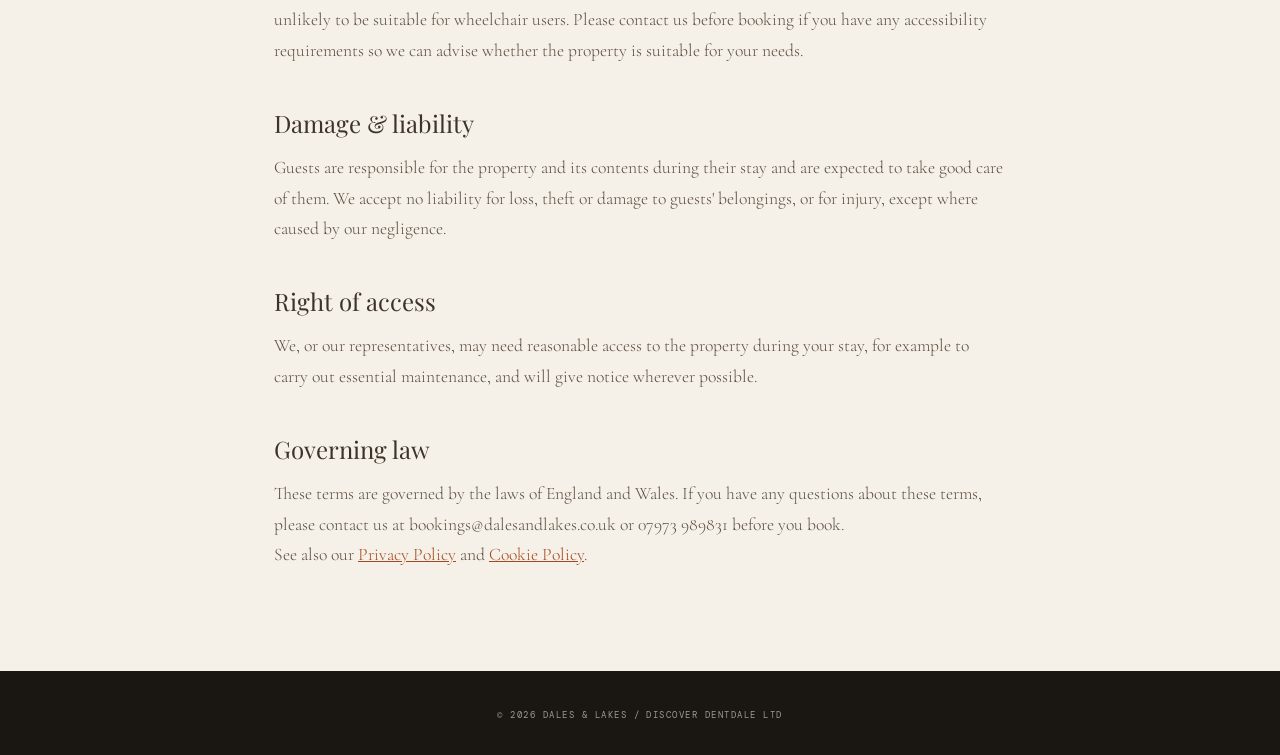
<file: terms-and-conditions.html>
<!DOCTYPE html>
<html lang="en-GB">
<head>
<meta charset="UTF-8">
<meta name="viewport" content="width=device-width, initial-scale=1.0">
<title>Terms &amp; Conditions — Gibbs Hall Barn</title>
<meta name="description" content="Booking, payment, cancellation, occupancy and property terms for stays at Gibbs Hall Barn, Dent, Cumbria.">
<link rel="canonical" href="https://gibbshallbarn.com/terms-and-conditions">
<meta name="robots" content="index, follow">
<meta name="theme-color" content="#3d3328">
<link rel="icon" href="/favicon.svg" type="image/svg+xml">
<link rel="apple-touch-icon" href="/assets/img/apple-touch-icon.png">
<link rel="preload" as="font" type="font/woff2" crossorigin
      href="/assets/fonts/playfair-display-normal-latin.woff2">
<link rel="preload" as="font" type="font/woff2" crossorigin
      href="/assets/fonts/cormorant-garamond-normal-latin.woff2">
<link rel="stylesheet" href="/assets/fonts.css">
<link rel="stylesheet" href="/assets/legal.css">
</head>
<body>

<a class="skip-link" href="#main">Skip to content</a>

<header class="legal-nav">
  <a href="/" class="legal-logo">Gibbs Hall Barn</a>
  <a href="/" class="legal-back">← Back to site</a>
</header>

<main class="legal-content" id="main">
  <span class="legal-eyebrow">Legal</span>
  <h1 class="legal-title">Terms &amp; Conditions</h1>
  <span class="legal-updated">Last updated: 4 August 2026</span>

  <p>These terms and conditions apply to all bookings of Gibbs Hall Barn, Dent, Cumbria, made directly with Dales & Lakes Holiday Cottages (Discover Dentdale Ltd) or through an authorised listing partner. By making a booking, you agree to be bound by these terms.</p>

  <h2>Booking & payment</h2>
  <ul>
    <li>A booking is confirmed once a deposit (or full balance for short-notice bookings) has been received and acknowledged by us.</li>
    <li>We accept payment by cheque, credit / debit card, or bank transfer.</li>
    <li>The remaining balance is due no later than 8 weeks before your arrival date, unless otherwise agreed.</li>
    <li>A refundable damage deposit applies to every booking and will be returned within 7 days of departure, subject to the property being left in good order.</li>
  </ul>

  <h2>Cancellations</h2>
  <p>Deposits are non-refundable. If you cancel, we will try to re-let the property; if we are able to do so for the same period, we will refund any balance paid, less an administration fee. We strongly recommend holiday cancellation insurance to cover circumstances beyond your control.</p>

  <h2>Arrival & departure</h2>
  <p>Check-in and check-out times will be confirmed prior to your stay. Please contact us if you expect to arrive outside the agreed window.</p>

  <h2>Occupancy</h2>
  <p>The property sleeps a maximum of seven guests. The number of people occupying the property must not exceed this figure without our prior agreement.</p>

  <h2>Smoking</h2>
  <p>Gibbs Hall Barn is a strictly no-smoking property. You are not allowed to smoke inside the property at any point during your stay.</p>

  <h2>Pets</h2>
  <p>One well-behaved dog is welcome by prior arrangement on short breaks. Pets must not be left unattended in the property and must be kept off furniture and beds.</p>

  <h2>Accessibility</h2>
  <p>Gibbs Hall Barn is a traditional converted barn with features including stairs and uneven flooring, and is unlikely to be suitable for wheelchair users. Please contact us before booking if you have any accessibility requirements so we can advise whether the property is suitable for your needs.</p>

  <h2>Damage & liability</h2>
  <p>Guests are responsible for the property and its contents during their stay and are expected to take good care of them. We accept no liability for loss, theft or damage to guests' belongings, or for injury, except where caused by our negligence.</p>

  <h2>Right of access</h2>
  <p>We, or our representatives, may need reasonable access to the property during your stay, for example to carry out essential maintenance, and will give notice wherever possible.</p>

  <h2>Governing law</h2>
  <p>These terms are governed by the laws of England and Wales. If you have any questions about these terms, please contact us at bookings@dalesandlakes.co.uk or 07973 989831 before you book.</p>

  <p>See also our <a href="/privacy-policy">Privacy Policy</a> and <a href="/cookie-policy">Cookie Policy</a>.</p>
</main>

<footer class="legal-footer">
  <span>© 2026 Dales & Lakes / Discover Dentdale Ltd</span>
</footer>

</body>
</html>
</file>
<file: assets/fonts.css>
/* Self-hosted web fonts.
   Served from this origin so the site depends on no third-party host at
   runtime: no upstream to be compromised, and no visitor IP handed to a
   font CDN. Several weights share one variable-font file, which is why
   some rules point at the same .woff2. Regeneration recipe: README.md. */

@font-face {
  font-family: 'Cormorant Garamond';
  font-style: italic;
  font-weight: 400;
  font-display: swap;
  src: url('fonts/cormorant-garamond-400-italic-latin-ext.woff2') format('woff2');
  unicode-range: U+0100-02BA, U+02BD-02C5, U+02C7-02CC, U+02CE-02D7, U+02DD-02FF, U+0304, U+0308, U+0329, U+1D00-1DBF, U+1E00-1E9F, U+1EF2-1EFF, U+2020, U+20A0-20AB, U+20AD-20C0, U+2113, U+2C60-2C7F, U+A720-A7FF;
}

@font-face {
  font-family: 'Cormorant Garamond';
  font-style: italic;
  font-weight: 400;
  font-display: swap;
  src: url('fonts/cormorant-garamond-400-italic-latin.woff2') format('woff2');
  unicode-range: U+0000-00FF, U+0131, U+0152-0153, U+02BB-02BC, U+02C6, U+02DA, U+02DC, U+0304, U+0308, U+0329, U+2000-206F, U+20AC, U+2122, U+2191, U+2193, U+2212, U+2215, U+FEFF, U+FFFD;
}

@font-face {
  font-family: 'Cormorant Garamond';
  font-style: normal;
  font-weight: 300;
  font-display: swap;
  src: url('fonts/cormorant-garamond-normal-latin-ext.woff2') format('woff2');
  unicode-range: U+0100-02BA, U+02BD-02C5, U+02C7-02CC, U+02CE-02D7, U+02DD-02FF, U+0304, U+0308, U+0329, U+1D00-1DBF, U+1E00-1E9F, U+1EF2-1EFF, U+2020, U+20A0-20AB, U+20AD-20C0, U+2113, U+2C60-2C7F, U+A720-A7FF;
}

@font-face {
  font-family: 'Cormorant Garamond';
  font-style: normal;
  font-weight: 300;
  font-display: swap;
  src: url('fonts/cormorant-garamond-normal-latin.woff2') format('woff2');
  unicode-range: U+0000-00FF, U+0131, U+0152-0153, U+02BB-02BC, U+02C6, U+02DA, U+02DC, U+0304, U+0308, U+0329, U+2000-206F, U+20AC, U+2122, U+2191, U+2193, U+2212, U+2215, U+FEFF, U+FFFD;
}

@font-face {
  font-family: 'Cormorant Garamond';
  font-style: normal;
  font-weight: 400;
  font-display: swap;
  src: url('fonts/cormorant-garamond-normal-latin-ext.woff2') format('woff2');
  unicode-range: U+0100-02BA, U+02BD-02C5, U+02C7-02CC, U+02CE-02D7, U+02DD-02FF, U+0304, U+0308, U+0329, U+1D00-1DBF, U+1E00-1E9F, U+1EF2-1EFF, U+2020, U+20A0-20AB, U+20AD-20C0, U+2113, U+2C60-2C7F, U+A720-A7FF;
}

@font-face {
  font-family: 'Cormorant Garamond';
  font-style: normal;
  font-weight: 400;
  font-display: swap;
  src: url('fonts/cormorant-garamond-normal-latin.woff2') format('woff2');
  unicode-range: U+0000-00FF, U+0131, U+0152-0153, U+02BB-02BC, U+02C6, U+02DA, U+02DC, U+0304, U+0308, U+0329, U+2000-206F, U+20AC, U+2122, U+2191, U+2193, U+2212, U+2215, U+FEFF, U+FFFD;
}

@font-face {
  font-family: 'DM Mono';
  font-style: normal;
  font-weight: 300;
  font-display: swap;
  src: url('fonts/dm-mono-300-normal-latin-ext.woff2') format('woff2');
  unicode-range: U+0100-02BA, U+02BD-02C5, U+02C7-02CC, U+02CE-02D7, U+02DD-02FF, U+0304, U+0308, U+0329, U+1D00-1DBF, U+1E00-1E9F, U+1EF2-1EFF, U+2020, U+20A0-20AB, U+20AD-20C0, U+2113, U+2C60-2C7F, U+A720-A7FF;
}

@font-face {
  font-family: 'DM Mono';
  font-style: normal;
  font-weight: 300;
  font-display: swap;
  src: url('fonts/dm-mono-300-normal-latin.woff2') format('woff2');
  unicode-range: U+0000-00FF, U+0131, U+0152-0153, U+02BB-02BC, U+02C6, U+02DA, U+02DC, U+0304, U+0308, U+0329, U+2000-206F, U+20AC, U+2122, U+2191, U+2193, U+2212, U+2215, U+FEFF, U+FFFD;
}

@font-face {
  font-family: 'DM Mono';
  font-style: normal;
  font-weight: 400;
  font-display: swap;
  src: url('fonts/dm-mono-400-normal-latin-ext.woff2') format('woff2');
  unicode-range: U+0100-02BA, U+02BD-02C5, U+02C7-02CC, U+02CE-02D7, U+02DD-02FF, U+0304, U+0308, U+0329, U+1D00-1DBF, U+1E00-1E9F, U+1EF2-1EFF, U+2020, U+20A0-20AB, U+20AD-20C0, U+2113, U+2C60-2C7F, U+A720-A7FF;
}

@font-face {
  font-family: 'DM Mono';
  font-style: normal;
  font-weight: 400;
  font-display: swap;
  src: url('fonts/dm-mono-400-normal-latin.woff2') format('woff2');
  unicode-range: U+0000-00FF, U+0131, U+0152-0153, U+02BB-02BC, U+02C6, U+02DA, U+02DC, U+0304, U+0308, U+0329, U+2000-206F, U+20AC, U+2122, U+2191, U+2193, U+2212, U+2215, U+FEFF, U+FFFD;
}

@font-face {
  font-family: 'Playfair Display';
  font-style: italic;
  font-weight: 400;
  font-display: swap;
  src: url('fonts/playfair-display-400-italic-latin-ext.woff2') format('woff2');
  unicode-range: U+0100-02BA, U+02BD-02C5, U+02C7-02CC, U+02CE-02D7, U+02DD-02FF, U+0304, U+0308, U+0329, U+1D00-1DBF, U+1E00-1E9F, U+1EF2-1EFF, U+2020, U+20A0-20AB, U+20AD-20C0, U+2113, U+2C60-2C7F, U+A720-A7FF;
}

@font-face {
  font-family: 'Playfair Display';
  font-style: italic;
  font-weight: 400;
  font-display: swap;
  src: url('fonts/playfair-display-400-italic-latin.woff2') format('woff2');
  unicode-range: U+0000-00FF, U+0131, U+0152-0153, U+02BB-02BC, U+02C6, U+02DA, U+02DC, U+0304, U+0308, U+0329, U+2000-206F, U+20AC, U+2122, U+2191, U+2193, U+2212, U+2215, U+FEFF, U+FFFD;
}

@font-face {
  font-family: 'Playfair Display';
  font-style: normal;
  font-weight: 400;
  font-display: swap;
  src: url('fonts/playfair-display-normal-latin-ext.woff2') format('woff2');
  unicode-range: U+0100-02BA, U+02BD-02C5, U+02C7-02CC, U+02CE-02D7, U+02DD-02FF, U+0304, U+0308, U+0329, U+1D00-1DBF, U+1E00-1E9F, U+1EF2-1EFF, U+2020, U+20A0-20AB, U+20AD-20C0, U+2113, U+2C60-2C7F, U+A720-A7FF;
}

@font-face {
  font-family: 'Playfair Display';
  font-style: normal;
  font-weight: 400;
  font-display: swap;
  src: url('fonts/playfair-display-normal-latin.woff2') format('woff2');
  unicode-range: U+0000-00FF, U+0131, U+0152-0153, U+02BB-02BC, U+02C6, U+02DA, U+02DC, U+0304, U+0308, U+0329, U+2000-206F, U+20AC, U+2122, U+2191, U+2193, U+2212, U+2215, U+FEFF, U+FFFD;
}

@font-face {
  font-family: 'Playfair Display';
  font-style: normal;
  font-weight: 700;
  font-display: swap;
  src: url('fonts/playfair-display-normal-latin-ext.woff2') format('woff2');
  unicode-range: U+0100-02BA, U+02BD-02C5, U+02C7-02CC, U+02CE-02D7, U+02DD-02FF, U+0304, U+0308, U+0329, U+1D00-1DBF, U+1E00-1E9F, U+1EF2-1EFF, U+2020, U+20A0-20AB, U+20AD-20C0, U+2113, U+2C60-2C7F, U+A720-A7FF;
}

@font-face {
  font-family: 'Playfair Display';
  font-style: normal;
  font-weight: 700;
  font-display: swap;
  src: url('fonts/playfair-display-normal-latin.woff2') format('woff2');
  unicode-range: U+0000-00FF, U+0131, U+0152-0153, U+02BB-02BC, U+02C6, U+02DA, U+02DC, U+0304, U+0308, U+0329, U+2000-206F, U+20AC, U+2122, U+2191, U+2193, U+2212, U+2215, U+FEFF, U+FFFD;
}
</file>
<file: assets/styles.css>
/* Gibbs Hall Barn — main stylesheet
   Extracted from index.html so that a strict Content-Security-Policy can be
   served without 'unsafe-inline'. Any new styling belongs here, not in a
   style="" attribute. */

:root {
  --stone: #c8bca8;
  --stone-light: #e8e0d4;
  --stone-dark: #8a7d6b;
  --earth: #3d3328;
  --earth-mid: #5c4e3f;
  --cream: #f5f0e8;
  --moss: #4a5240;
  --dusk: #2a3040;
  --ember: #c4602a;
  /* Darker ember for text on the cream background — the brand ember only
     reaches 3.9:1 there, which fails WCAG AA for body-size text. */
  --ember-text: #a34a1c;
  --fog: #b8c4c0;
  --ink: #1a1612;
}

*, *::before, *::after { margin: 0; padding: 0; box-sizing: border-box; }

html { scroll-behavior: smooth; }

body {
  background: var(--cream);
  color: var(--ink);
  font-family: 'Cormorant Garamond', Georgia, serif;
  overflow-x: hidden;
}

/* Keyboard focus must always be visible, including over the dark sections. */
:focus-visible {
  outline: 2px solid var(--ember);
  outline-offset: 3px;
}

.skip-link {
  position: absolute;
  left: 12px;
  top: -100px;
  z-index: 1000;
  background: var(--ink);
  color: var(--cream);
  font-family: 'DM Mono', monospace;
  font-size: .72rem;
  letter-spacing: .16em;
  text-transform: uppercase;
  padding: 14px 22px;
  text-decoration: none;
  transition: top .2s;
}
.skip-link:focus { top: 12px; }

/* Custom cursor — desktop pointers only. It is layered on top of the real
   cursor rather than replacing it unless we know a fine pointer is present,
   so touch/stylus users and anyone with reduced-motion keep the native one. */
.cursor, .cursor-ring { display: none; }

@media (hover: hover) and (pointer: fine) {
  @media (prefers-reduced-motion: no-preference) {
    body { cursor: none; }
    a, button, .attraction-item, .room-card, .gallery-cell { cursor: none; }

    .cursor {
      display: block;
      position: fixed;
      width: 8px; height: 8px;
      background: var(--ember);
      border-radius: 50%;
      pointer-events: none;
      z-index: 9999;
      transform: translate(-50%, -50%);
      transition: width .2s, height .2s, opacity .2s;
      mix-blend-mode: multiply;
    }
    .cursor-ring {
      display: block;
      position: fixed;
      width: 36px; height: 36px;
      border: 1px solid var(--earth-mid);
      border-radius: 50%;
      pointer-events: none;
      z-index: 9998;
      transform: translate(-50%, -50%);
      transition: all .12s ease;
      opacity: .6;
    }
  }
}

/* ─── NAV ─── */
nav {
  position: fixed;
  top: 0; left: 0; right: 0;
  z-index: 100;
  display: flex;
  justify-content: space-between;
  align-items: center;
  padding: 28px 48px;
  mix-blend-mode: normal;
  transition: background .4s, padding .4s;
}
nav.scrolled {
  background: rgba(245,240,232,.92);
  backdrop-filter: blur(12px);
  padding: 16px 48px;
  border-bottom: 1px solid rgba(61,51,40,.12);
}
.nav-logo {
  font-family: 'Playfair Display', serif;
  font-size: 1.6rem;
  font-weight: 400;
  letter-spacing: .12em;
  text-transform: uppercase;
  color: var(--cream);
  transition: color .4s;
  text-decoration: none;
}
nav.scrolled .nav-logo { color: var(--earth); }
.nav-links {
  display: flex;
  gap: 36px;
  list-style: none;
}
.nav-links a {
  font-family: 'DM Mono', monospace;
  font-size: .7rem;
  font-weight: 300;
  letter-spacing: .2em;
  text-transform: uppercase;
  color: rgba(245,240,232,.9);
  text-decoration: none;
  transition: color .3s;
}
nav.scrolled .nav-links a { color: var(--earth-mid); }
.nav-links a:hover { color: var(--ember); }
nav.scrolled .nav-links a:hover { color: var(--ember-text); }
.nav-cta {
  font-family: 'DM Mono', monospace;
  font-size: .68rem;
  font-weight: 400;
  letter-spacing: .18em;
  text-transform: uppercase;
  background: transparent;
  border: 1px solid rgba(245,240,232,.6);
  color: var(--cream);
  padding: 10px 24px;
  cursor: pointer;
  transition: all .3s;
  text-decoration: none;
}
nav.scrolled .nav-cta {
  border-color: var(--earth);
  color: var(--earth);
}
.nav-cta:hover {
  background: var(--ember);
  border-color: var(--ember);
  color: var(--cream) !important;
}
.nav-actions {
  display: flex;
  align-items: center;
  gap: 18px;
}
.nav-toggle {
  display: none;
  flex-direction: column;
  justify-content: center;
  gap: 5px;
  width: 32px;
  height: 32px;
  background: transparent;
  border: none;
  padding: 0;
  cursor: pointer;
  z-index: 101;
}
.nav-toggle span {
  width: 100%;
  height: 1px;
  background: var(--cream);
  transition: background .3s, transform .3s, opacity .3s;
}
nav.scrolled .nav-toggle span { background: var(--earth); }
.nav-toggle.open span:nth-child(1) { transform: translateY(6px) rotate(45deg); }
.nav-toggle.open span:nth-child(2) { opacity: 0; }
.nav-toggle.open span:nth-child(3) { transform: translateY(-6px) rotate(-45deg); }

/* ─── HERO ─── */
.hero {
  position: relative;
  height: 100vh;
  min-height: 700px;
  display: flex;
  align-items: flex-end;
  overflow: hidden;
}

.hero-bg {
  position: absolute;
  inset: 0;
  /* The photograph is bright in the middle, so the overlay has to carry the
     contrast for the white copy sitting over its lower half. */
  background:
    linear-gradient(to bottom, rgba(26,22,18,.3) 0%, rgba(26,22,18,.15) 30%, rgba(26,22,18,.62) 72%, rgba(26,22,18,.78) 100%),
    url('img/hero-barn.webp') center/cover no-repeat;
  transform-origin: center;
  animation: heroZoom 18s ease-in-out infinite alternate;
}
@keyframes heroZoom {
  from { transform: scale(1); }
  to { transform: scale(1.06); }
}

.hero-content {
  position: relative;
  z-index: 2;
  padding: 0 64px 80px;
  max-width: 900px;
  width: 100%;
}

.hero-tag {
  font-family: 'DM Mono', monospace;
  font-size: .68rem;
  font-weight: 300;
  letter-spacing: .28em;
  text-transform: uppercase;
  color: var(--stone);
  margin-bottom: 20px;
  opacity: 0;
  animation: fadeUp .8s .3s forwards;
}

.hero-title {
  font-family: 'Playfair Display', serif;
  font-size: clamp(3.5rem, 7vw, 7rem);
  font-weight: 400;
  line-height: .95;
  color: var(--cream);
  margin-bottom: 28px;
  opacity: 0;
  animation: fadeUp .9s .5s forwards;
}
.hero-title em {
  font-style: italic;
  color: var(--stone-light);
}

.hero-sub {
  font-family: 'Cormorant Garamond', serif;
  font-size: 1.25rem;
  font-weight: 300;
  line-height: 1.6;
  color: rgba(245,240,232,.9);
  max-width: 480px;
  opacity: 0;
  animation: fadeUp .9s .7s forwards;
}

.hero-stats {
  position: absolute;
  right: 64px;
  bottom: 80px;
  display: flex;
  flex-direction: column;
  gap: 20px;
  z-index: 2;
  opacity: 0;
  animation: fadeUp .9s .9s forwards;
}
.hero-stat {
  text-align: right;
}
.hero-stat-num {
  font-family: 'Playfair Display', serif;
  font-size: 2.4rem;
  font-weight: 400;
  color: var(--cream);
  line-height: 1;
}
.hero-stat-label {
  font-family: 'DM Mono', monospace;
  font-size: .6rem;
  letter-spacing: .22em;
  text-transform: uppercase;
  color: var(--stone);
}

.hero-scroll {
  position: absolute;
  left: 50%;
  bottom: 32px;
  transform: translateX(-50%);
  z-index: 2;
  display: flex;
  flex-direction: column;
  align-items: center;
  gap: 8px;
  opacity: 0;
  animation: fadeIn 1s 1.4s forwards;
}
.scroll-line {
  width: 1px;
  height: 48px;
  background: linear-gradient(to bottom, rgba(245,240,232,.4), transparent);
  animation: scrollPulse 2s 1.5s infinite;
}
@keyframes scrollPulse {
  0%, 100% { opacity: .4; transform: scaleY(1); }
  50% { opacity: 1; transform: scaleY(.7); }
}

@keyframes fadeUp {
  from { opacity: 0; transform: translateY(30px); }
  to { opacity: 1; transform: translateY(0); }
}
@keyframes fadeIn {
  from { opacity: 0; }
  to { opacity: 1; }
}

/* ─── INTRO STRIP ─── */
.intro-strip {
  background: var(--earth);
  padding: 40px 64px;
  display: flex;
  align-items: center;
  justify-content: space-between;
  gap: 32px;
  overflow: hidden;
}
.strip-item {
  display: flex;
  align-items: center;
  gap: 16px;
  color: var(--stone-light);
  flex: 1;
}
.strip-item + .strip-item {
  border-left: 1px solid rgba(200,188,168,.15);
  padding-left: 32px;
}
.strip-text strong {
  font-family: 'Playfair Display', serif;
  font-size: 1.1rem;
  font-weight: 400;
  display: block;
  color: var(--cream);
}
.strip-text span {
  font-family: 'DM Mono', monospace;
  font-size: .62rem;
  letter-spacing: .18em;
  text-transform: uppercase;
  color: var(--stone);
}

/* ─── STORY SECTION ─── */
.story {
  display: grid;
  grid-template-columns: 1fr 1fr;
  min-height: 80vh;
}
.story-images {
  position: relative;
  overflow: hidden;
}
.story-img-main {
  width: 100%;
  height: 100%;
  object-fit: cover;
  display: block;
  transition: transform .8s ease;
}
.story-images:hover .story-img-main { transform: scale(1.04); }
.story-badge {
  position: absolute;
  bottom: 40px;
  left: -1px;
  background: var(--ember);
  color: var(--cream);
  padding: 14px 28px;
  font-family: 'DM Mono', monospace;
  font-size: .65rem;
  letter-spacing: .22em;
  text-transform: uppercase;
}

.story-text {
  background: var(--cream);
  padding: 80px 72px;
  display: flex;
  flex-direction: column;
  justify-content: center;
}
.section-eyebrow {
  font-family: 'DM Mono', monospace;
  font-size: .63rem;
  font-weight: 300;
  letter-spacing: .28em;
  text-transform: uppercase;
  color: var(--earth-mid);
  margin-bottom: 24px;
  display: flex;
  align-items: center;
  gap: 12px;
}
.section-eyebrow::before {
  content: '';
  display: inline-block;
  width: 32px;
  height: 1px;
  background: currentColor;
}
/* Eyebrow sitting on one of the dark sections. */
.section-eyebrow--light { color: var(--stone); }
.section-title {
  font-family: 'Playfair Display', serif;
  font-size: clamp(2rem, 3.5vw, 3.2rem);
  font-weight: 400;
  line-height: 1.15;
  color: var(--earth);
  margin-bottom: 28px;
}
.section-title--cream { color: var(--cream); }
.section-title em { font-style: italic; color: var(--ember-text); }
.section-title--cream em { color: var(--ember); }
.section-body {
  font-family: 'Cormorant Garamond', serif;
  font-size: 1.18rem;
  font-weight: 300;
  line-height: 1.85;
  color: var(--earth-mid);
  margin-bottom: 20px;
}
.section-head { margin-bottom: 64px; }
.text-link {
  font-family: 'DM Mono', monospace;
  font-size: .68rem;
  letter-spacing: .2em;
  text-transform: uppercase;
  color: var(--ember-text);
  text-decoration: none;
  display: inline-flex;
  align-items: center;
  gap: 12px;
  margin-top: 16px;
  transition: gap .3s;
}
.text-link:hover { gap: 20px; }
.text-link::after {
  content: '→';
  font-size: .9em;
}

/* ─── GALLERY ─── */
.gallery-section {
  background: var(--earth);
  padding: 100px 0 0;
}
.gallery-header {
  padding: 0 64px 60px;
  display: flex;
  justify-content: space-between;
  align-items: flex-end;
}
.gallery-title {
  font-family: 'Playfair Display', serif;
  font-size: clamp(2.5rem, 4vw, 4rem);
  font-weight: 400;
  color: var(--cream);
  line-height: 1.1;
}
.gallery-title em { font-style: italic; }
.gallery-count {
  font-family: 'DM Mono', monospace;
  font-size: .65rem;
  letter-spacing: .22em;
  color: var(--stone);
  text-transform: uppercase;
}

.gallery-grid {
  display: grid;
  grid-template-columns: 2fr 1fr 1fr;
  grid-template-rows: auto;
  gap: 3px;
}
.gallery-cell {
  overflow: hidden;
  position: relative;
}
.gallery-cell:first-child {
  grid-row: span 2;
}
.gallery-cell img {
  width: 100%;
  height: 100%;
  min-height: 280px;
  object-fit: cover;
  display: block;
  transition: transform .7s ease, filter .4s;
  filter: brightness(.9) saturate(.9);
}
.gallery-cell:hover img {
  transform: scale(1.06);
  filter: brightness(1) saturate(1.1);
}
.gallery-overlay {
  position: absolute;
  inset: 0;
  background: linear-gradient(to top, rgba(26,22,18,.5) 0%, transparent 50%);
  opacity: 0;
  transition: opacity .4s;
}
.gallery-cell:hover .gallery-overlay { opacity: 1; }

/* ─── ROOMS ─── */
.rooms-section {
  padding: 120px 64px;
  background: var(--cream);
}
.rooms-intro {
  display: grid;
  grid-template-columns: 1fr 1fr;
  gap: 48px;
  margin-bottom: 80px;
  align-items: end;
}
.rooms-grid {
  display: grid;
  grid-template-columns: repeat(3, 1fr);
  gap: 2px;
}
.room-card {
  position: relative;
  overflow: hidden;
  background: var(--stone-light);
  aspect-ratio: 4/5;
}
.room-card img {
  width: 100%;
  height: 100%;
  object-fit: cover;
  display: block;
  transition: transform .7s ease;
  filter: brightness(.92);
}
.room-card img.img-shift-left { object-position: 20% 50%; }
.room-card:hover img { transform: scale(1.07); }
.room-info {
  position: absolute;
  bottom: 0;
  left: 0;
  right: 0;
  padding: 28px 24px;
  background: linear-gradient(to top, rgba(26,22,18,.85) 0%, transparent 100%);
  transform: translateY(8px);
  transition: transform .4s;
}
.room-card:hover .room-info { transform: translateY(0); }
.room-name {
  font-family: 'Playfair Display', serif;
  font-size: 1.3rem;
  font-weight: 400;
  color: var(--cream);
  display: block;
  margin-bottom: 4px;
}
.room-detail {
  font-family: 'DM Mono', monospace;
  font-size: .6rem;
  letter-spacing: .18em;
  text-transform: uppercase;
  color: var(--stone);
}

/* ─── AMENITIES ─── */
.amenities-section {
  background: var(--earth);
  padding: 100px 64px;
  position: relative;
  overflow: hidden;
}
.amenities-section::before {
  content: 'AMENITIES';
  position: absolute;
  top: 50%;
  left: 50%;
  transform: translate(-50%, -50%);
  font-family: 'Playfair Display', serif;
  font-size: 18vw;
  font-weight: 700;
  color: rgba(255,255,255,.02);
  white-space: nowrap;
  pointer-events: none;
  letter-spacing: .08em;
}
.amenities-grid {
  display: grid;
  grid-template-columns: repeat(4, 1fr);
  gap: 3px;
  position: relative;
  z-index: 1;
}
.amenity-item {
  background: rgba(255,255,255,.04);
  padding: 36px 28px;
  border: 1px solid rgba(200,188,168,.06);
  transition: background .3s, border-color .3s;
}
.amenity-item:hover {
  background: rgba(196,96,42,.1);
  border-color: rgba(196,96,42,.3);
}
.amenity-name {
  font-family: 'Playfair Display', serif;
  font-size: 1rem;
  font-weight: 400;
  color: var(--stone-light);
  display: block;
  margin-bottom: 6px;
}
.amenity-desc {
  font-family: 'Cormorant Garamond', serif;
  font-size: .95rem;
  font-weight: 300;
  color: var(--stone);
  line-height: 1.5;
}

/* ─── HISTORY ─── */
.history-section {
  display: grid;
  grid-template-columns: 1fr 1fr;
  min-height: 60vh;
}
.history-text {
  background: var(--moss);
  padding: 100px 72px;
  display: flex;
  flex-direction: column;
  justify-content: center;
}
.history-text .section-eyebrow { color: var(--stone); }
.history-text .section-title { color: var(--cream); }
.history-text .section-title em { color: var(--stone-light); }
.history-text .section-body { color: rgba(245,240,232,.88); }
.history-image {
  position: relative;
  overflow: hidden;
}
.history-image img {
  width: 100%;
  height: 100%;
  object-fit: cover;
  display: block;
  filter: sepia(.3) brightness(.85);
  transition: filter .6s;
}
.history-image:hover img { filter: sepia(.1) brightness(.95); }
.heritage-badge {
  position: absolute;
  top: 40px;
  right: 40px;
  width: 100px;
  height: 100px;
  border-radius: 50%;
  background: var(--earth);
  border: 1px solid rgba(200,188,168,.3);
  display: flex;
  flex-direction: column;
  align-items: center;
  justify-content: center;
  text-align: center;
}
.heritage-badge span:first-child {
  font-family: 'Playfair Display', serif;
  font-size: 1.5rem;
  color: var(--stone);
  font-style: italic;
}
.heritage-badge span:last-child {
  font-family: 'DM Mono', monospace;
  font-size: .52rem;
  letter-spacing: .14em;
  text-transform: uppercase;
  color: var(--stone);
}

/* ─── SURROUNDINGS ─── */
.surroundings {
  padding: 120px 64px;
  background: var(--cream);
}
.surr-header {
  display: grid;
  grid-template-columns: 1fr 1fr;
  gap: 80px;
  align-items: end;
  margin-bottom: 72px;
}
.attraction-list {
  display: grid;
  grid-template-columns: repeat(2, 1fr);
  gap: 2px;
}
.attraction-item {
  padding: 40px 36px;
  border: 1px solid rgba(61,51,40,.08);
  position: relative;
  overflow: hidden;
  transition: border-color .3s, background .3s;
}
.attraction-item::before {
  content: '';
  position: absolute;
  inset: 0;
  background: var(--earth);
  transform: translateY(101%);
  transition: transform .4s ease;
  z-index: 0;
}
.attraction-item:hover::before { transform: translateY(0); }
.attraction-item:hover { border-color: transparent; }
.attraction-content { position: relative; z-index: 1; }
.attraction-num {
  font-family: 'DM Mono', monospace;
  font-size: .6rem;
  letter-spacing: .2em;
  color: var(--earth-mid);
  display: block;
  margin-bottom: 12px;
  transition: color .3s;
}
.attraction-item:hover .attraction-num { color: var(--stone); }
.attraction-name {
  font-family: 'Playfair Display', serif;
  font-size: 1.4rem;
  font-weight: 400;
  color: var(--earth);
  margin-bottom: 10px;
  transition: color .3s;
  line-height: 1.2;
}
.attraction-item:hover .attraction-name { color: var(--cream); }
.attraction-desc {
  font-family: 'Cormorant Garamond', serif;
  font-size: 1.05rem;
  font-weight: 300;
  line-height: 1.65;
  color: var(--earth-mid);
  transition: color .3s;
}
.attraction-item:hover .attraction-desc { color: rgba(245,240,232,.85); }

/* ─── PRICING ─── */
.pricing-section {
  background: var(--dusk);
  padding: 100px 64px;
  position: relative;
  overflow: hidden;
}
.pricing-section::after {
  content: '';
  position: absolute;
  top: -50%;
  right: -20%;
  width: 600px;
  height: 600px;
  border-radius: 50%;
  background: radial-gradient(circle, rgba(196,96,42,.08) 0%, transparent 70%);
  pointer-events: none;
}
.pricing-header {
  margin-bottom: 64px;
}
.pricing-grid {
  display: grid;
  grid-template-columns: repeat(3, 1fr);
  gap: 3px;
  margin-bottom: 48px;
}
.price-card {
  background: rgba(255,255,255,.04);
  border: 1px solid rgba(200,188,168,.06);
  padding: 48px 40px;
  position: relative;
  overflow: hidden;
  transition: background .4s, border-color .4s;
}
.price-card.featured {
  background: var(--ember);
  border-color: var(--ember);
}
.price-card:not(.featured):hover {
  background: rgba(200,188,168,.08);
  border-color: rgba(200,188,168,.2);
}
.price-season {
  font-family: 'DM Mono', monospace;
  font-size: .62rem;
  letter-spacing: .22em;
  text-transform: uppercase;
  color: var(--stone);
  display: block;
  margin-bottom: 20px;
}
.price-card.featured .price-season { color: rgba(245,240,232,.9); }
.price-amount {
  font-family: 'Playfair Display', serif;
  font-size: 3.2rem;
  font-weight: 400;
  color: var(--cream);
  line-height: 1;
  margin-bottom: 8px;
}
.price-unit {
  font-family: 'Cormorant Garamond', serif;
  font-size: 1rem;
  color: var(--stone);
  margin-bottom: 24px;
  display: block;
}
.price-card.featured .price-unit { color: rgba(245,240,232,.9); }
.price-includes {
  list-style: none;
  display: flex;
  flex-direction: column;
  gap: 10px;
}
.price-includes li {
  font-family: 'Cormorant Garamond', serif;
  font-size: 1rem;
  font-weight: 300;
  color: rgba(245,240,232,.82);
  padding-left: 18px;
  position: relative;
}
.price-includes li::before {
  content: '—';
  position: absolute;
  left: 0;
  color: var(--stone);
  font-size: .8em;
}
.price-card.featured .price-includes li { color: rgba(245,240,232,.95); }
.price-card.featured .price-includes li::before { color: rgba(245,240,232,.7); }

.pricing-note {
  font-family: 'Cormorant Garamond', serif;
  font-size: 1.05rem;
  font-weight: 300;
  color: rgba(245,240,232,.72);
  line-height: 1.7;
  max-width: 640px;
  margin: 0 auto;
  text-align: center;
  padding-top: 40px;
  border-top: 1px solid rgba(200,188,168,.08);
}

/* ─── GOOD TO KNOW ─── */
.policies-section {
  background: var(--earth);
  padding: 40px 64px;
  position: relative;
  overflow: hidden;
}
.policies-header {
  margin-bottom: 24px;
  text-align: center;
}
.policies-header .section-eyebrow { justify-content: center; }
.policies-grid {
  display: grid;
  grid-template-columns: repeat(3, 1fr);
  gap: 3px;
  max-width: 900px;
  margin: 0 auto;
}
.policy-item {
  background: rgba(255,255,255,.04);
  border: 1px solid rgba(200,188,168,.06);
  padding: 18px 20px;
  text-align: center;
  transition: background .3s, border-color .3s;
}
.policy-item:hover {
  background: rgba(196,96,42,.1);
  border-color: rgba(196,96,42,.3);
}
.policy-name {
  font-family: 'Playfair Display', serif;
  font-size: .95rem;
  font-weight: 400;
  color: var(--stone-light);
  display: block;
  margin-bottom: 4px;
}
.policy-desc {
  font-family: 'Cormorant Garamond', serif;
  font-size: .88rem;
  font-weight: 300;
  color: var(--stone);
  line-height: 1.4;
}

/* ─── CTA ─── */
.cta-section {
  position: relative;
  min-height: 500px;
  height: 80vh;
  display: flex;
  align-items: center;
  justify-content: center;
  overflow: hidden;
}
.cta-bg {
  position: absolute;
  inset: 0;
  background:
    linear-gradient(rgba(26,22,18,.55), rgba(26,22,18,.55)),
    url('img/garden-exterior.webp') center/cover no-repeat;
  transform-origin: center;
  animation: heroZoom 20s ease-in-out infinite alternate;
}
.cta-content {
  position: relative;
  z-index: 2;
  text-align: center;
  padding: 40px;
}
.cta-content .section-eyebrow {
  justify-content: center;
  color: var(--stone);
  margin-bottom: 28px;
}
.cta-content .section-eyebrow::before { display: none; }
.cta-title {
  font-family: 'Playfair Display', serif;
  font-size: clamp(2.8rem, 5.5vw, 5.5rem);
  font-weight: 400;
  color: var(--cream);
  line-height: 1.1;
  margin-bottom: 40px;
}
.cta-title em { font-style: italic; }
.cta-consent {
  font-family: 'Cormorant Garamond', serif;
  font-size: .95rem;
  font-weight: 300;
  color: rgba(245,240,232,.8);
  margin-top: 28px;
}
.cta-consent a {
  color: var(--cream);
  text-decoration: underline;
  text-underline-offset: 3px;
}
.cta-buttons {
  display: flex;
  gap: 16px;
  justify-content: center;
  flex-wrap: wrap;
}
.btn-primary {
  font-family: 'DM Mono', monospace;
  font-size: .7rem;
  font-weight: 400;
  letter-spacing: .22em;
  text-transform: uppercase;
  background: var(--ember);
  color: var(--cream);
  border: none;
  padding: 18px 44px;
  cursor: pointer;
  text-decoration: none;
  transition: background .3s, transform .3s;
  display: inline-block;
}
.btn-primary:hover { background: var(--earth); transform: translateY(-2px); }
.btn-ghost {
  font-family: 'DM Mono', monospace;
  font-size: .7rem;
  font-weight: 400;
  letter-spacing: .22em;
  text-transform: uppercase;
  background: transparent;
  color: var(--cream);
  border: 1px solid rgba(245,240,232,.5);
  padding: 18px 44px;
  cursor: pointer;
  text-decoration: none;
  transition: background .3s, border-color .3s;
  display: inline-block;
}
.btn-ghost:hover {
  background: rgba(245,240,232,.1);
  border-color: rgba(245,240,232,.8);
}

/* ─── BOOKING ─── */
.booking-section {
  padding: 100px 64px;
  background: var(--cream);
  text-align: center;
}
.booking-inner {
  max-width: 640px;
  margin: 0 auto;
}
.booking-inner .section-title { text-align: center; }
.booking-inner .section-eyebrow { justify-content: center; }
.booking-partner {
  font-family: 'Cormorant Garamond', serif;
  font-size: 1.05rem;
  font-weight: 300;
  color: var(--earth-mid);
  margin-top: 28px;
}
.booking-partner a {
  color: var(--ember-text);
  text-decoration: underline;
  text-underline-offset: 3px;
}

/* Google Maps embed — framed like the photography, toned to sit with the
   warm palette rather than Google's default blues and greens. */
.map-frame {
  max-width: 1100px;
  margin: 48px auto 0;
  aspect-ratio: 16/7;
  border: 1px solid var(--stone);
  background: var(--stone-light);
  position: relative;
  overflow: hidden;
}
.map-frame iframe {
  position: absolute;
  inset: 0;
  width: 100%;
  height: 100%;
  border: 0;
  filter: sepia(.25) saturate(.85);
}

/* ─── FOOTER ─── */
footer {
  background: var(--ink);
  padding: 80px 64px 40px;
}
.footer-top {
  display: grid;
  grid-template-columns: 2fr 1fr 1fr 1fr;
  gap: 64px;
  padding-bottom: 64px;
  border-bottom: 1px solid rgba(200,188,168,.08);
  margin-bottom: 40px;
}
.footer-brand {
  font-family: 'Playfair Display', serif;
  font-size: 1.8rem;
  font-weight: 400;
  color: var(--cream);
  margin-bottom: 16px;
  display: block;
}
.footer-desc {
  font-family: 'Cormorant Garamond', serif;
  font-size: 1rem;
  font-weight: 300;
  color: rgba(245,240,232,.65);
  line-height: 1.8;
  max-width: 300px;
}
.footer-col-title {
  font-family: 'DM Mono', monospace;
  font-size: .6rem;
  letter-spacing: .24em;
  text-transform: uppercase;
  color: var(--stone);
  margin-bottom: 24px;
  display: block;
}
.footer-links {
  list-style: none;
  display: flex;
  flex-direction: column;
  gap: 12px;
}
.footer-links a, .footer-links button {
  font-family: 'Cormorant Garamond', serif;
  font-size: 1rem;
  font-weight: 300;
  color: rgba(245,240,232,.65);
  text-decoration: none;
  transition: color .3s;
  background: none;
  border: none;
  padding: 0;
  text-align: left;
  cursor: pointer;
}
.footer-links a:hover, .footer-links button:hover { color: var(--stone-light); }
.footer-bottom {
  display: flex;
  justify-content: space-between;
  align-items: center;
  gap: 24px;
}
.footer-copy {
  font-family: 'DM Mono', monospace;
  font-size: .58rem;
  letter-spacing: .18em;
  text-transform: uppercase;
  color: rgba(245,240,232,.6);
}
.footer-contact {
  font-family: 'Cormorant Garamond', serif;
  font-size: .98rem;
  color: rgba(245,240,232,.65);
}
.footer-contact a {
  color: var(--stone);
  text-decoration: none;
  transition: color .3s;
}
.footer-contact a:hover { color: var(--stone-light); }

/* ─── COOKIE CONSENT ─── */
.cookie-banner {
  position: fixed;
  left: 24px;
  right: 24px;
  bottom: 24px;
  z-index: 500;
  max-width: 640px;
  margin: 0 auto;
  background: var(--ink);
  border: 1px solid rgba(200,188,168,.15);
  padding: 24px 28px;
  display: flex;
  flex-wrap: wrap;
  align-items: center;
  gap: 20px;
  justify-content: space-between;
  box-shadow: 0 12px 40px rgba(0,0,0,.35);
  transform: translateY(140%);
  opacity: 0;
  visibility: hidden;
  transition: transform .5s ease, opacity .5s ease, visibility .5s;
}
.cookie-banner.visible {
  transform: translateY(0);
  opacity: 1;
  visibility: visible;
}
.cookie-text {
  font-family: 'Cormorant Garamond', serif;
  font-size: .98rem;
  font-weight: 300;
  color: rgba(245,240,232,.85);
  line-height: 1.6;
  flex: 1 1 320px;
}
.cookie-text a {
  color: var(--stone-light);
  text-decoration: underline;
  text-underline-offset: 3px;
}
.cookie-actions {
  display: flex;
  gap: 12px;
  flex: 0 0 auto;
}
.cookie-btn {
  font-family: 'DM Mono', monospace;
  font-size: .62rem;
  letter-spacing: .16em;
  text-transform: uppercase;
  padding: 12px 20px;
  cursor: pointer;
  border: 1px solid rgba(245,240,232,.5);
  background: transparent;
  color: var(--cream);
  transition: background .3s, border-color .3s;
}
.cookie-btn.accept {
  background: var(--ember);
  border-color: var(--ember);
}
.cookie-btn:hover { border-color: var(--stone-light); }

/* ─── SCROLL REVEAL ─── */
.reveal {
  opacity: 0;
  transform: translateY(40px);
  transition: opacity .8s ease, transform .8s ease;
}
.reveal.visible {
  opacity: 1;
  transform: translateY(0);
}
/* Without JavaScript nothing would ever get .visible, so the page must not
   depend on it for content to be readable. */
.no-js .reveal {
  opacity: 1;
  transform: none;
}
.reveal-delay-1 { transition-delay: .1s; }
.reveal-delay-2 { transition-delay: .2s; }
.reveal-delay-3 { transition-delay: .3s; }
.reveal-delay-4 { transition-delay: .4s; }

/* ─── RESPONSIVE ─── */
@media (max-width: 900px) {
  nav { padding: 20px 24px; }
  nav.scrolled { padding: 14px 24px; }
  .nav-toggle { display: flex; }
  .nav-links {
    position: fixed;
    top: 0;
    right: 0;
    height: 100vh;
    width: min(78vw, 320px);
    margin: 0;
    background: var(--ink);
    flex-direction: column;
    justify-content: center;
    align-items: flex-start;
    gap: 32px;
    padding: 0 48px;
    transform: translateX(100%);
    transition: transform .4s ease;
    box-shadow: -20px 0 60px rgba(0,0,0,.3);
  }
  .nav-links.open { transform: translateX(0); }
  .nav-links a {
    font-size: .85rem;
    color: var(--cream);
  }
  nav.scrolled .nav-links a { color: var(--cream); }
  .hero-content { padding: 0 24px 64px; }
  .hero-stats { right: 24px; bottom: 64px; }
  .hero-stat-num { font-size: 1.8rem; }
  .intro-strip { flex-direction: column; padding: 32px 24px; }
  .strip-item + .strip-item { border-left: none; border-top: 1px solid rgba(200,188,168,.15); padding-left: 0; padding-top: 20px; }
  .story { grid-template-columns: 1fr; }
  .story-images { min-height: 50vw; }
  .story-text { padding: 48px 24px; }
  .gallery-header { padding: 0 24px 48px; flex-direction: column; align-items: flex-start; gap: 8px; }
  .gallery-grid { grid-template-columns: 1fr 1fr; }
  .gallery-cell:first-child { grid-row: span 1; grid-column: span 2; }
  .rooms-section { padding: 80px 24px; }
  .rooms-intro { grid-template-columns: 1fr; gap: 24px; }
  .rooms-grid { grid-template-columns: 1fr; }
  .room-card { aspect-ratio: 16/9; }
  .amenities-section { padding: 80px 24px; }
  .amenities-grid { grid-template-columns: repeat(2, 1fr); }
  .history-section { grid-template-columns: 1fr; }
  .history-text { padding: 64px 24px; }
  .history-image { min-height: 50vw; }
  .surroundings { padding: 80px 24px; }
  .surr-header { grid-template-columns: 1fr; gap: 32px; }
  .attraction-list { grid-template-columns: 1fr; }
  .pricing-section { padding: 80px 24px; }
  .pricing-grid { grid-template-columns: 1fr; }
  .policies-section { padding: 32px 24px; }
  .policies-grid { grid-template-columns: 1fr; }
  .cta-title { font-size: 2.2rem; }
  .booking-section { padding: 64px 24px; }
  .map-frame { aspect-ratio: 4/3; }
  footer { padding: 60px 24px 32px; }
  .footer-top { grid-template-columns: 1fr; gap: 40px; }
  .footer-bottom { flex-direction: column; align-items: flex-start; }
}

@media (max-width: 640px) {
  .cookie-banner { left: 12px; right: 12px; bottom: 12px; padding: 20px; }
  .cookie-actions { width: 100%; }
  .cookie-btn { flex: 1; }
}

@media (max-width: 480px) {
  .nav-logo { font-size: .82rem; letter-spacing: .06em; }
  .nav-cta { padding: 9px 14px; font-size: .58rem; }
  .nav-actions { gap: 10px; }
  .hero { min-height: 640px; }
  .hero-bg {
    background:
      linear-gradient(to bottom, rgba(26,22,18,.25) 0%, rgba(26,22,18,.15) 35%, rgba(26,22,18,.8) 100%),
      url('img/hero-barn-960.webp') center/cover no-repeat;
  }
  .hero-content { padding: 0 24px 130px; }
  .hero-tag { font-size: .58rem; letter-spacing: .18em; }
  .hero-title {
    font-size: 2.5rem;
    line-height: 1.05;
    margin-bottom: 20px;
  }
  .hero-title br { display: none; }
  .hero-stats {
    flex-direction: row;
    justify-content: space-between;
    left: 24px;
    right: 24px;
    bottom: 32px;
    gap: 12px;
    width: auto;
  }
  .hero-stat { text-align: left; }
  .hero-stat-num { font-size: 1.5rem; }
  .hero-scroll { display: none; }
  .story-text { padding: 40px 20px; }
  .gallery-header { padding: 0 20px 32px; }
  .gallery-grid { grid-template-columns: 1fr; }
  .gallery-cell:first-child { grid-column: span 1; }
  .gallery-cell img { min-height: 220px; }
  .rooms-section { padding: 56px 20px; }
  .amenities-section { padding: 56px 20px; }
  .amenities-grid { grid-template-columns: 1fr; }
  .amenity-item { padding: 24px 20px; }
  .history-text { padding: 48px 20px; }
  .surroundings { padding: 56px 20px; }
  .attraction-item { padding: 28px 24px; }
  .pricing-section { padding: 56px 20px; }
  .price-card { padding: 32px 24px; }
  .price-amount { font-size: 2.6rem; }
  .policies-section { padding: 24px 20px; }
  .cta-title { font-size: 1.8rem; }
  .cta-buttons { flex-direction: column; align-items: stretch; }
  .btn-primary, .btn-ghost { text-align: center; padding: 16px 24px; }
  .booking-section { padding: 48px 20px; }
  .map-frame { aspect-ratio: 4/5; margin-top: 32px; }
  footer { padding: 48px 20px 24px; }
}

/* ─── REDUCED MOTION ───
   Honour the OS-level "reduce motion" setting: no parallax-style zooms, no
   slide-in reveals, no smooth scrolling. Content stays fully visible. */
@media (prefers-reduced-motion: reduce) {
  html { scroll-behavior: auto; }

  *, *::before, *::after {
    animation-duration: .001ms !important;
    animation-iteration-count: 1 !important;
    transition-duration: .001ms !important;
    scroll-behavior: auto !important;
  }

  .hero-bg, .cta-bg { animation: none; transform: none; }
  .hero-tag, .hero-title, .hero-sub, .hero-stats, .hero-scroll { opacity: 1; }
  .scroll-line { animation: none; }
  .reveal { opacity: 1; transform: none; }
  .story-images:hover .story-img-main,
  .gallery-cell:hover img,
  .room-card:hover img { transform: none; }
}
</file>
<file: assets/legal.css>
/* Shared styles for the legal pages and the 404 page.
   Previously duplicated inline in every legal page; kept external so the
   Content-Security-Policy can forbid inline styles. */

:root {
  --stone: #c8bca8;
  --stone-light: #e8e0d4;
  --stone-dark: #8a7d6b;
  --earth: #3d3328;
  --earth-mid: #5c4e3f;
  --cream: #f5f0e8;
  --moss: #4a5240;
  --dusk: #2a3040;
  --ember: #c4602a;
  --ember-text: #a34a1c;
  --ink: #1a1612;
}

*, *::before, *::after { margin: 0; padding: 0; box-sizing: border-box; }

html { scroll-behavior: smooth; }

body {
  background: var(--cream);
  color: var(--ink);
  font-family: 'Cormorant Garamond', Georgia, serif;
  min-height: 100vh;
  display: flex;
  flex-direction: column;
}

:focus-visible {
  outline: 2px solid var(--ember);
  outline-offset: 3px;
}

.skip-link {
  position: absolute;
  left: 12px;
  top: -100px;
  z-index: 1000;
  background: var(--ink);
  color: var(--cream);
  font-family: 'DM Mono', monospace;
  font-size: .72rem;
  letter-spacing: .16em;
  text-transform: uppercase;
  padding: 14px 22px;
  text-decoration: none;
  transition: top .2s;
}
.skip-link:focus { top: 12px; }

header.legal-nav {
  display: flex;
  align-items: center;
  justify-content: space-between;
  gap: 16px;
  padding: 28px 64px;
  background: var(--ink);
}
.legal-logo {
  font-family: 'Playfair Display', serif;
  font-size: 1.3rem;
  color: var(--cream);
  text-decoration: none;
  letter-spacing: .02em;
}
.legal-back {
  font-family: 'DM Mono', monospace;
  font-size: .68rem;
  letter-spacing: .16em;
  text-transform: uppercase;
  color: var(--stone);
  text-decoration: none;
  border: 1px solid rgba(200,188,168,.35);
  padding: 10px 20px;
  transition: border-color .3s, color .3s;
}
.legal-back:hover { border-color: var(--stone-light); color: var(--stone-light); }

main.legal-content {
  max-width: 780px;
  margin: 0 auto;
  padding: 72px 24px 100px;
  flex: 1 0 auto;
  width: 100%;
}
.legal-eyebrow {
  font-family: 'DM Mono', monospace;
  font-size: .68rem;
  letter-spacing: .2em;
  text-transform: uppercase;
  color: var(--ember-text);
  margin-bottom: 16px;
  display: block;
}
h1.legal-title {
  font-family: 'Playfair Display', serif;
  font-size: clamp(2.2rem, 4vw, 3.2rem);
  font-weight: 400;
  color: var(--earth);
  margin-bottom: 12px;
  line-height: 1.15;
}
.legal-updated {
  font-family: 'Cormorant Garamond', serif;
  font-style: italic;
  color: var(--earth-mid);
  margin-bottom: 48px;
  display: block;
}
.legal-content h2 {
  font-family: 'Playfair Display', serif;
  font-size: 1.5rem;
  font-weight: 400;
  color: var(--earth);
  margin: 40px 0 14px;
}
.legal-content p, .legal-content li {
  font-size: 1.1rem;
  font-weight: 300;
  line-height: 1.75;
  color: var(--earth-mid);
}
.legal-content ul { margin: 12px 0 12px 24px; }
.legal-content li { margin-bottom: 8px; }
.legal-content a { color: var(--ember-text); }

table.cookie-table {
  width: 100%;
  border-collapse: collapse;
  margin: 20px 0 32px;
  font-size: 1rem;
}
table.cookie-table th, table.cookie-table td {
  text-align: left;
  padding: 12px 14px;
  border-bottom: 1px solid rgba(61,51,40,.15);
  font-weight: 300;
  color: var(--earth-mid);
  vertical-align: top;
}
table.cookie-table th {
  font-family: 'DM Mono', monospace;
  font-size: .62rem;
  letter-spacing: .12em;
  text-transform: uppercase;
  color: var(--earth);
  font-weight: 400;
}
/* Tables must not force the page to scroll sideways on a phone. */
.table-scroll { overflow-x: auto; }

footer.legal-footer {
  background: var(--ink);
  padding: 32px 64px;
  text-align: center;
  flex-shrink: 0;
}
.legal-footer span, .legal-footer a {
  font-family: 'DM Mono', monospace;
  font-size: .58rem;
  letter-spacing: .16em;
  text-transform: uppercase;
  color: rgba(245,240,232,.6);
}
.legal-footer a { color: var(--stone); }

/* ─── 404 ─── */
.error-page {
  flex: 1 0 auto;
  display: flex;
  flex-direction: column;
  align-items: center;
  justify-content: center;
  text-align: center;
  padding: 100px 24px;
  gap: 8px;
}
.error-code {
  font-family: 'DM Mono', monospace;
  font-size: .7rem;
  letter-spacing: .3em;
  text-transform: uppercase;
  color: var(--ember-text);
}
.error-title {
  font-family: 'Playfair Display', serif;
  font-size: clamp(2.2rem, 5vw, 3.6rem);
  font-weight: 400;
  color: var(--earth);
  line-height: 1.15;
  margin-bottom: 12px;
}
.error-body {
  font-family: 'Cormorant Garamond', serif;
  font-size: 1.15rem;
  font-weight: 300;
  color: var(--earth-mid);
  max-width: 460px;
  line-height: 1.7;
  margin-bottom: 28px;
}
.error-actions {
  display: flex;
  gap: 14px;
  flex-wrap: wrap;
  justify-content: center;
}
.error-btn {
  font-family: 'DM Mono', monospace;
  font-size: .68rem;
  letter-spacing: .2em;
  text-transform: uppercase;
  text-decoration: none;
  padding: 16px 34px;
  background: var(--ember);
  color: var(--cream);
  transition: background .3s;
}
.error-btn:hover { background: var(--earth); }
.error-btn.ghost {
  background: transparent;
  color: var(--earth);
  border: 1px solid rgba(61,51,40,.4);
}
.error-btn.ghost:hover { background: rgba(61,51,40,.06); }

@media (max-width: 640px) {
  header.legal-nav { padding: 20px 24px; }
  footer.legal-footer { padding: 28px 24px; }
  table.cookie-table { font-size: .9rem; }
  main.legal-content { padding: 48px 20px 72px; }
}

@media (prefers-reduced-motion: reduce) {
  html { scroll-behavior: auto; }
  *, *::before, *::after {
    transition-duration: .001ms !important;
    animation-duration: .001ms !important;
  }
}
</file>
